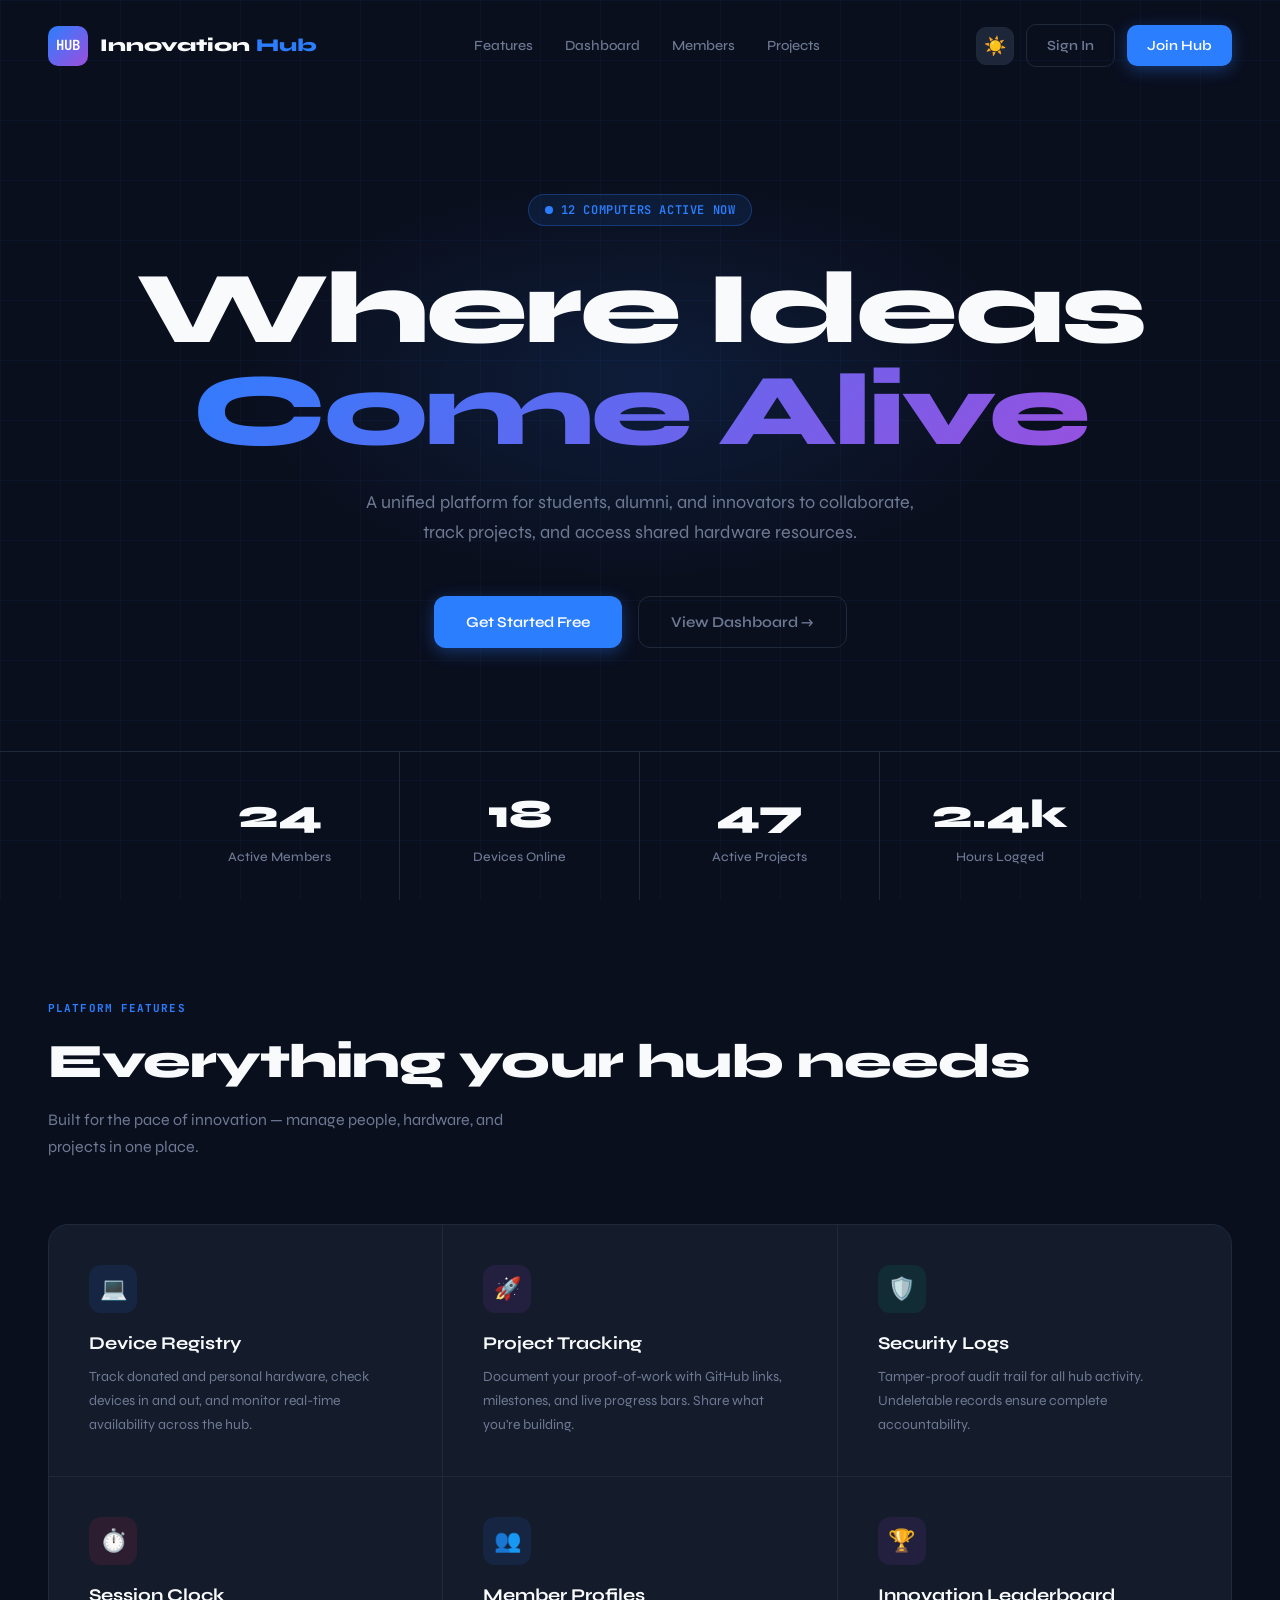
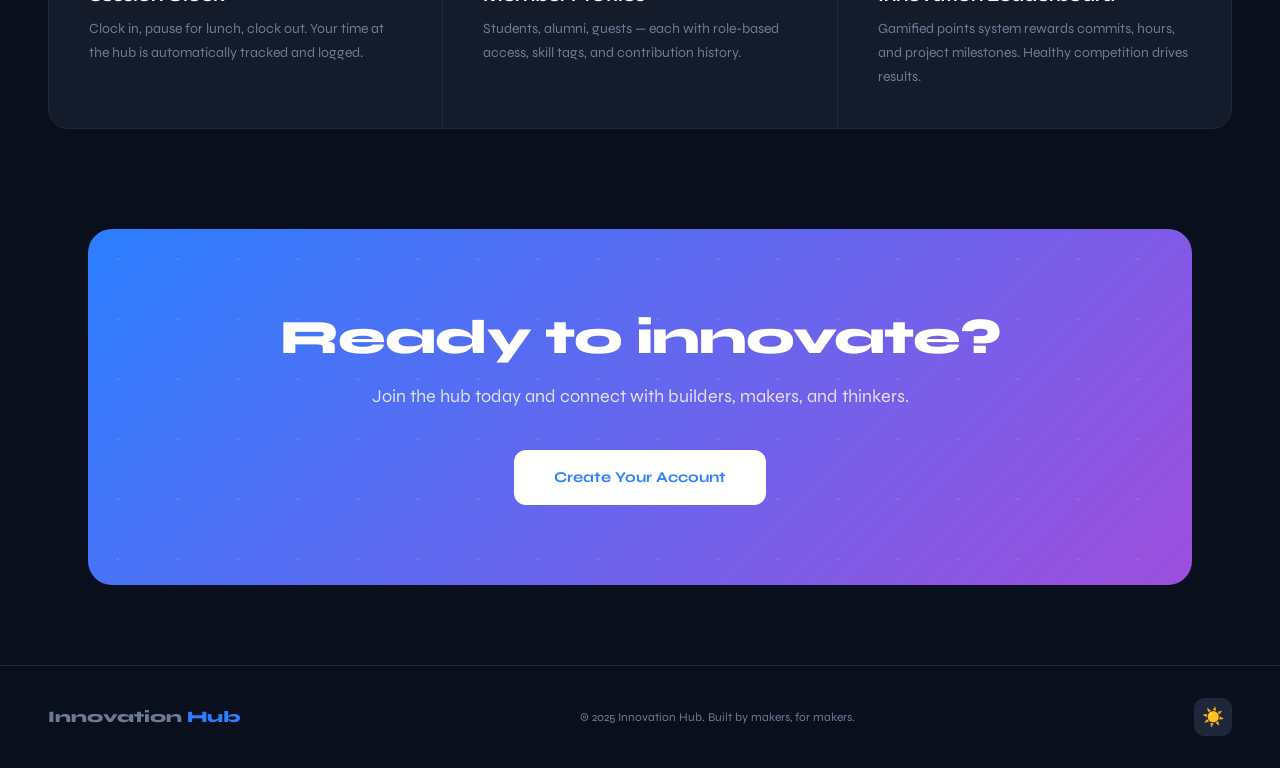
<file: index.html>
<!DOCTYPE html>
<html lang="en" data-theme="dark">
<head>
<meta charset="UTF-8">
<meta name="viewport" content="width=device-width, initial-scale=1.0">
<title>Innovation Hub · Home</title>
<link rel="preconnect" href="https://fonts.googleapis.com">
<link href="https://fonts.googleapis.com/css2?family=Syne:wght@400;500;600;700;800&family=JetBrains+Mono:wght@400;500;700&display=swap" rel="stylesheet">
<link rel="stylesheet" href="./static/css/style.css">
<style>
/* HOME PAGE SPECIFIC */
.home-hero {
  min-height: 100vh;
  display: flex;
  flex-direction: column;
  position: relative;
  overflow: hidden;
}

.home-nav {
  display: flex;
  align-items: center;
  justify-content: space-between;
  padding: 24px 48px;
  position: relative;
  z-index: 10;
}

.nav-logo { display: flex; align-items: center; gap: 12px; text-decoration: none; }
.nav-logo-icon {
  width: 40px; height: 40px;
  background: linear-gradient(135deg, var(--accent), var(--accent2));
  border-radius: 10px;
  display: flex; align-items: center; justify-content: center;
  font-family: 'JetBrains Mono', monospace;
  font-weight: 700; font-size: 14px; color: #fff;
}
.nav-logo-text { font-size: 18px; font-weight: 800; color: var(--text); }
.nav-logo-text span { color: var(--accent); }

.nav-links { display: flex; gap: 32px; }
.nav-links a { color: var(--text-muted); text-decoration: none; font-size: 14px; font-weight: 500; transition: color 0.2s; }
.nav-links a:hover { color: var(--text); }

.nav-actions { display: flex; align-items: center; gap: 12px; }

.hero-content {
  flex: 1;
  display: flex;
  flex-direction: column;
  align-items: center;
  justify-content: center;
  text-align: center;
  padding: 60px 48px;
  position: relative;
  z-index: 5;
}

.hero-badge {
  display: inline-flex; align-items: center; gap: 8px;
  background: rgba(43,127,255,0.1); border: 1px solid rgba(43,127,255,0.3);
  border-radius: 30px; padding: 6px 16px;
  font-size: 12px; font-weight: 600; color: var(--accent);
  font-family: 'JetBrains Mono', monospace;
  letter-spacing: 0.05em; text-transform: uppercase;
  margin-bottom: 32px;
}
.hero-badge::before { content:''; width:8px; height:8px; background:var(--accent); border-radius:50%; animation: pulse-dot 2s infinite; }
@keyframes pulse-dot { 0%,100%{opacity:1;transform:scale(1)} 50%{opacity:0.5;transform:scale(0.8)} }

.hero-title {
  font-size: clamp(3rem, 8vw, 7rem);
  font-weight: 800;
  line-height: 1;
  margin-bottom: 24px;
  letter-spacing: -0.03em;
}
.hero-title .line1 { display: block; color: var(--text); }
.hero-title .line2 { display: block; background: linear-gradient(135deg, var(--accent), var(--accent2)); -webkit-background-clip: text; -webkit-text-fill-color: transparent; }

.hero-sub {
  font-size: 18px; color: var(--text-muted);
  max-width: 560px; line-height: 1.7; margin-bottom: 48px;
}

.hero-cta { display: flex; gap: 16px; flex-wrap: wrap; justify-content: center; }

.hero-bg-grid {
  position: absolute; inset: 0; z-index: 1;
  background-image: linear-gradient(rgba(43,127,255,0.05) 1px, transparent 1px), linear-gradient(90deg, rgba(43,127,255,0.05) 1px, transparent 1px);
  background-size: 60px 60px;
}
.hero-bg-glow {
  position: absolute; top: 20%; left: 50%; transform: translateX(-50%);
  width: 800px; height: 400px;
  background: radial-gradient(ellipse, rgba(43,127,255,0.12) 0%, transparent 70%);
  z-index: 2; pointer-events: none;
}

.stats-strip {
  display: flex; justify-content: center; gap: 0;
  border-top: 1px solid var(--border);
  position: relative; z-index: 10;
}
.stat-item {
  flex: 1; max-width: 240px;
  padding: 32px;
  text-align: center;
  border-right: 1px solid var(--border);
}
.stat-item:last-child { border-right: none; }
.stat-num { font-size: 2.5rem; font-weight: 800; color: var(--text); display: block; }
.stat-label { font-size: 13px; color: var(--text-muted); margin-top: 4px; font-weight: 500; }

.features-section { padding: 100px 48px; }
.section-label {
  font-family: 'JetBrains Mono', monospace;
  font-size: 11px; font-weight: 700; letter-spacing: 0.1em;
  text-transform: uppercase; color: var(--accent);
  margin-bottom: 16px;
}
.section-title { font-size: clamp(2rem, 4vw, 3rem); font-weight: 800; color: var(--text); margin-bottom: 16px; letter-spacing: -0.02em; }
.section-sub { font-size: 16px; color: var(--text-muted); max-width: 500px; line-height: 1.7; }

.features-grid {
  display: grid; grid-template-columns: repeat(auto-fit, minmax(300px, 1fr)); gap: 1px;
  background: var(--border); border: 1px solid var(--border); border-radius: 20px; overflow: hidden;
  margin-top: 64px;
}
.feature-card {
  background: var(--surface); padding: 40px;
  transition: background 0.2s;
}
.feature-card:hover { background: var(--surface-hover); }
.feature-icon {
  width: 48px; height: 48px; border-radius: 12px;
  display: flex; align-items: center; justify-content: center;
  font-size: 22px; margin-bottom: 20px;
}
.feature-card h3 { font-size: 18px; font-weight: 700; color: var(--text); margin-bottom: 10px; }
.feature-card p { font-size: 14px; color: var(--text-muted); line-height: 1.7; }

.cta-section {
  margin: 0 48px 80px;
  background: linear-gradient(135deg, var(--accent) 0%, var(--accent2) 100%);
  border-radius: 24px; padding: 80px;
  text-align: center; position: relative; overflow: hidden;
}
.cta-section::before {
  content: ''; position: absolute; inset: 0;
  background: url("data:image/svg+xml,%3Csvg width='60' height='60' xmlns='http://www.w3.org/2000/svg'%3E%3Ccircle cx='30' cy='30' r='1' fill='rgba(255,255,255,0.15)'/%3E%3C/svg%3E");
}
.cta-section h2 { font-size: 3rem; font-weight: 800; color: #fff; margin-bottom: 16px; letter-spacing: -0.02em; position: relative; }
.cta-section p { font-size: 18px; color: rgba(255,255,255,0.8); margin-bottom: 40px; position: relative; }
.cta-section .btn-white {
  background: #fff; color: var(--accent); font-weight: 700;
  padding: 16px 40px; border-radius: 12px; font-size: 15px;
  border: none; cursor: pointer; text-decoration: none;
  display: inline-block; transition: transform 0.2s, box-shadow 0.2s;
  position: relative;
}
.cta-section .btn-white:hover { transform: translateY(-2px); box-shadow: 0 12px 40px rgba(0,0,0,0.2); }

footer {
  border-top: 1px solid var(--border);
  padding: 32px 48px;
  display: flex; justify-content: space-between; align-items: center;
}
footer .foot-logo { font-size: 16px; font-weight: 800; color: var(--text-muted); }
footer .foot-logo span { color: var(--accent); }
footer p { font-size: 12px; color: var(--text-muted); }
</style>
</head>
<body>
<div class="home-hero">
  <div class="hero-bg-grid"></div>
  <div class="hero-bg-glow"></div>

  <nav class="home-nav">
    <a href="index.html" class="nav-logo">
      <div class="nav-logo-icon">HUB</div>
      <span class="nav-logo-text">Innovation <span>Hub</span></span>
    </a>
    <div class="nav-links">
      <a href="#features">Features</a>
      <a href="dashboard.html">Dashboard</a>
      <a href="members.html">Members</a>
      <a href="projects.html">Projects</a>
    </div>
    <div class="nav-actions">
      <button class="theme-toggle" onclick="toggleTheme()" title="Toggle theme">
        <span class="theme-icon">☀️</span>
      </button>
      <a href="login.html" class="btn btn-ghost">Sign In</a>
      <a href="signup.html" class="btn btn-primary">Join Hub</a>
    </div>
  </nav>

  <div class="hero-content">
    <div class="hero-badge">
      <span>12 computers active now</span>
    </div>
    <h1 class="hero-title">
      <span class="line1">Where Ideas</span>
      <span class="line2">Come Alive</span>
    </h1>
    <p class="hero-sub">A unified platform for students, alumni, and innovators to collaborate, track projects, and access shared hardware resources.</p>
    <div class="hero-cta">
      <a href="signup.html" class="btn btn-primary btn-lg">Get Started Free</a>
      <a href="dashboard.html" class="btn btn-ghost btn-lg">View Dashboard →</a>
    </div>
  </div>

  <div class="stats-strip">
    <div class="stat-item">
      <span class="stat-num">24</span>
      <span class="stat-label">Active Members</span>
    </div>
    <div class="stat-item">
      <span class="stat-num">18</span>
      <span class="stat-label">Devices Online</span>
    </div>
    <div class="stat-item">
      <span class="stat-num">47</span>
      <span class="stat-label">Active Projects</span>
    </div>
    <div class="stat-item">
      <span class="stat-num">2.4k</span>
      <span class="stat-label">Hours Logged</span>
    </div>
  </div>
</div>

<section class="features-section" id="features">
  <div style="max-width:1200px;margin:0 auto;">
    <div class="section-label">Platform Features</div>
    <div style="display:flex;justify-content:space-between;align-items:flex-end;flex-wrap:wrap;gap:24px;margin-bottom:0;">
      <div>
        <h2 class="section-title">Everything your hub needs</h2>
        <p class="section-sub">Built for the pace of innovation — manage people, hardware, and projects in one place.</p>
      </div>
    </div>
    <div class="features-grid">
      <div class="feature-card">
        <div class="feature-icon" style="background:rgba(43,127,255,0.1);">💻</div>
        <h3>Device Registry</h3>
        <p>Track donated and personal hardware, check devices in and out, and monitor real-time availability across the hub.</p>
      </div>
      <div class="feature-card">
        <div class="feature-icon" style="background:rgba(157,78,221,0.1);">🚀</div>
        <h3>Project Tracking</h3>
        <p>Document your proof-of-work with GitHub links, milestones, and live progress bars. Share what you're building.</p>
      </div>
      <div class="feature-card">
        <div class="feature-icon" style="background:rgba(0,196,140,0.1);">🛡️</div>
        <h3>Security Logs</h3>
        <p>Tamper-proof audit trail for all hub activity. Undeletable records ensure complete accountability.</p>
      </div>
      <div class="feature-card">
        <div class="feature-icon" style="background:rgba(255,59,92,0.1);">⏱️</div>
        <h3>Session Clock</h3>
        <p>Clock in, pause for lunch, clock out. Your time at the hub is automatically tracked and logged.</p>
      </div>
      <div class="feature-card">
        <div class="feature-icon" style="background:rgba(43,127,255,0.1);">👥</div>
        <h3>Member Profiles</h3>
        <p>Students, alumni, guests — each with role-based access, skill tags, and contribution history.</p>
      </div>
      <div class="feature-card">
        <div class="feature-icon" style="background:rgba(157,78,221,0.1);">🏆</div>
        <h3>Innovation Leaderboard</h3>
        <p>Gamified points system rewards commits, hours, and project milestones. Healthy competition drives results.</p>
      </div>
    </div>
  </div>
</section>

<div class="cta-section" style="max-width:1104px;margin:0 auto 80px;">
  <h2>Ready to innovate?</h2>
  <p>Join the hub today and connect with builders, makers, and thinkers.</p>
  <a href="signup.html" class="btn-white">Create Your Account</a>
</div>

<footer>
  <div class="foot-logo">Innovation <span>Hub</span></div>
  <p>© 2025 Innovation Hub. Built by makers, for makers.</p>
  <button class="theme-toggle" onclick="toggleTheme()"><span class="theme-icon">☀️</span></button>
</footer>

<script src="./static/js/main.js"></script>
</body>
</html>
</file>
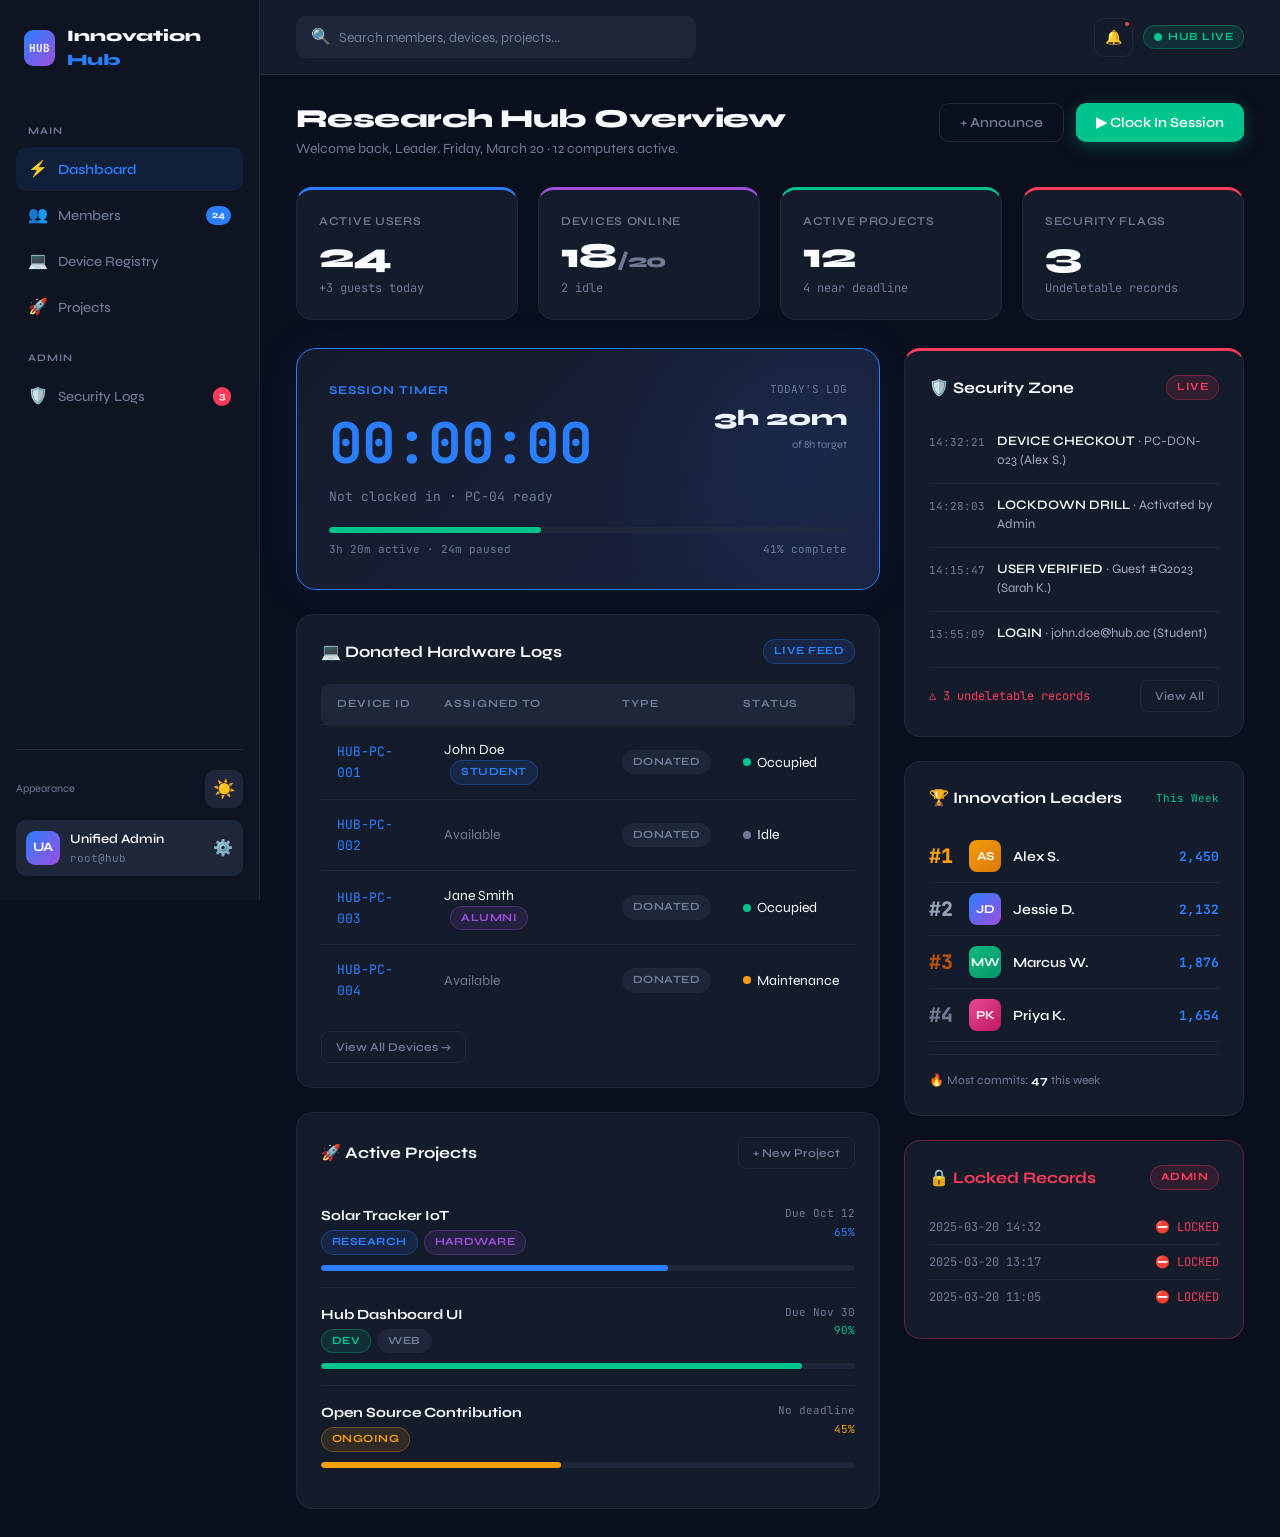
<file: dashboard.html>
<!DOCTYPE html>
<html lang="en" data-theme="dark">
<head>
<meta charset="UTF-8">
<meta name="viewport" content="width=device-width, initial-scale=1.0">
<title>Innovation Hub · Dashboard</title>
<link rel="preconnect" href="https://fonts.googleapis.com">
<link href="https://fonts.googleapis.com/css2?family=Syne:wght@400;500;600;700;800&family=JetBrains+Mono:wght@400;500;700&display=swap" rel="stylesheet">
<link rel="stylesheet" href="./static/css/style.css">
<style>
.metrics-grid { display: grid; grid-template-columns: repeat(4, 1fr); gap: 20px; }
.main-grid { display: grid; grid-template-columns: 1fr 340px; gap: 24px; }
.left-col { display: flex; flex-direction: column; gap: 24px; }
.right-col { display: flex; flex-direction: column; gap: 24px; }

.clock-hero {
  background: linear-gradient(135deg, #141B2B, #1a2340);
  border: 1px solid var(--accent);
  border-radius: 20px; padding: 32px;
  box-shadow: 0 0 40px rgba(43,127,255,0.08);
  position: relative; overflow: hidden;
}
.clock-hero::before {
  content:''; position:absolute; top:-40%; right:-20%;
  width:400px; height:400px; border-radius:50%;
  background: radial-gradient(circle, rgba(43,127,255,0.08) 0%, transparent 70%);
}
[data-theme="light"] .clock-hero {
  background: linear-gradient(135deg, #EEF4FF, #F0F6FF);
  border-color: var(--accent);
}
.clock-timer {
  font-family: 'JetBrains Mono', monospace;
  font-size: 3.5rem; font-weight: 700;
  color: var(--accent); letter-spacing: -0.02em; line-height: 1;
  margin: 16px 0;
}
.clock-meta { font-size: 13px; color: var(--text-muted); font-family: 'JetBrains Mono', monospace; }

.device-row { display: flex; align-items: center; justify-content: space-between; padding: 12px 0; border-bottom: 1px solid var(--border); }
.device-row:last-child { border-bottom: none; }
.device-id { font-family: 'JetBrains Mono', monospace; font-size: 13px; color: var(--accent); font-weight: 600; }
.device-user { font-size: 13px; color: var(--text-dim); }

.security-log { display: flex; flex-direction: column; gap: 0; }
.log-row {
  display: flex; gap: 12px; padding: 12px 0;
  border-bottom: 1px solid var(--border);
}
.log-row:last-child { border-bottom: none; }
.log-time { font-family: 'JetBrains Mono', monospace; font-size: 11px; color: var(--text-muted); white-space: nowrap; padding-top: 2px; }
.log-action { font-size: 13px; color: var(--text-dim); flex:1; }
.log-action strong { color: var(--text); font-weight: 600; }

.project-mini { padding: 16px 0; border-bottom: 1px solid var(--border); }
.project-mini:last-child { border-bottom: none; }
.project-mini-header { display: flex; justify-content: space-between; align-items: flex-start; margin-bottom: 10px; }
.project-mini-name { font-size: 14px; font-weight: 700; color: var(--text); }
.project-mini-due { font-size: 11px; color: var(--text-muted); font-family: 'JetBrains Mono', monospace; }

.leaderboard-row { display: flex; align-items: center; gap: 12px; padding: 10px 0; border-bottom: 1px solid var(--border); }
.leaderboard-row:last-child { border-bottom: none; }
.rank-num { font-size: 20px; font-weight: 800; color: var(--text-muted); font-family: 'JetBrains Mono', monospace; min-width: 28px; }
.rank-num.gold { color: #F59E0B; }
.rank-num.silver { color: #94A3B8; }
.rank-num.bronze { color: #B45309; }
.rank-name { flex: 1; font-size: 14px; font-weight: 600; color: var(--text); }
.rank-pts { font-size: 13px; font-weight: 700; color: var(--accent); font-family: 'JetBrains Mono', monospace; }
</style>
</head>
<body>
<div class="app-layout">

  <!-- SIDEBAR -->
  <aside class="sidebar">
    <a href="index.html" class="sidebar-logo">
      <div class="sidebar-logo-icon">HUB</div>
      <span class="sidebar-logo-text">Innovation <span>Hub</span></span>
    </a>

    <div class="sidebar-section-label">Main</div>
    <a href="dashboard.html" class="nav-item active"><span class="nav-icon">⚡</span> Dashboard</a>
    <a href="members.html" class="nav-item"><span class="nav-icon">👥</span> Members <span class="nav-badge">24</span></a>
    <a href="devices.html" class="nav-item"><span class="nav-icon">💻</span> Device Registry</a>
    <a href="projects.html" class="nav-item"><span class="nav-icon">🚀</span> Projects</a>

    <div class="sidebar-section-label">Admin</div>
    <a href="security.html" class="nav-item"><span class="nav-icon">🛡️</span> Security Logs <span class="nav-badge" style="background:var(--danger);">3</span></a>

    <div class="sidebar-footer">
      <div style="display:flex;justify-content:space-between;align-items:center;margin-bottom:12px;">
        <span style="font-size:11px;color:var(--text-muted);">Appearance</span>
        <button class="theme-toggle" onclick="toggleTheme()"><span class="theme-icon">☀️</span></button>
      </div>
      <a href="profile.html" class="user-widget">
        <div class="user-avatar" style="background:linear-gradient(135deg,var(--accent),var(--accent2));">UA</div>
        <div class="user-info">
          <div class="user-name">Unified Admin</div>
          <div class="user-role">root@hub</div>
        </div>
        <span style="font-size:16px;color:var(--text-muted);">⚙️</span>
      </a>
    </div>
  </aside>

  <!-- PAGE CONTENT -->
  <div class="page-content">

    <!-- TOP BAR -->
    <div class="top-bar">
      <div class="search-box">
        <span>🔍</span>
        <input type="text" placeholder="Search members, devices, projects...">
      </div>
      <div style="margin-left:auto;display:flex;gap:10px;align-items:center;">
        <div style="position:relative;">
          <button class="btn btn-ghost btn-icon">🔔</button>
          <span class="notif-dot"></span>
        </div>
        <span class="badge badge-green" style="gap:6px;"><span class="pulse-dot green"></span> Hub Live</span>
      </div>
    </div>

    <!-- PAGE HEADER -->
    <div class="page-header">
      <div>
        <h1 class="page-title animate-in">Research Hub Overview</h1>
        <p class="page-subtitle animate-in delay-1">Welcome back, Leader. Friday, March 20 · 12 computers active.</p>
      </div>
      <div class="animate-in delay-2" style="display:flex;gap:12px;">
        <button class="btn btn-ghost" onclick="document.getElementById('addModal').classList.add('open')">+ Announce</button>
        <button class="btn btn-success" onclick="toggleClock()" id="clockBtn">▶ Clock In Session</button>
      </div>
    </div>

    <div class="page-body">

      <!-- METRICS -->
      <div class="metrics-grid animate-in delay-1" style="margin-bottom:28px;">
        <div class="metric-card metric-accent-blue">
          <div class="metric-label">Active Users</div>
          <div class="metric-value">24</div>
          <div class="metric-sub">+3 guests today</div>
        </div>
        <div class="metric-card metric-accent-purple">
          <div class="metric-label">Devices Online</div>
          <div class="metric-value">18<span style="font-size:1.2rem;color:var(--text-muted)">/20</span></div>
          <div class="metric-sub">2 idle</div>
        </div>
        <div class="metric-card metric-accent-green">
          <div class="metric-label">Active Projects</div>
          <div class="metric-value">12</div>
          <div class="metric-sub">4 near deadline</div>
        </div>
        <div class="metric-card metric-accent-red">
          <div class="metric-label">Security Flags</div>
          <div class="metric-value">3</div>
          <div class="metric-sub">Undeletable records</div>
        </div>
      </div>

      <div class="main-grid">
        <div class="left-col">

          <!-- CLOCK CARD -->
          <div class="clock-hero animate-in delay-2">
            <div style="display:flex;justify-content:space-between;align-items:flex-start;">
              <div>
                <div style="font-size:12px;font-weight:700;letter-spacing:0.08em;text-transform:uppercase;color:var(--accent);margin-bottom:6px;">Session Timer</div>
                <div class="clock-timer" id="timer">00:00:00</div>
                <div class="clock-meta" id="clockStatus">Not clocked in · PC-04 ready</div>
              </div>
              <div style="text-align:right;">
                <div style="font-size:11px;color:var(--text-muted);margin-bottom:4px;font-family:'JetBrains Mono',monospace;">TODAY'S LOG</div>
                <div style="font-size:22px;font-weight:800;color:var(--text);">3h 20m</div>
                <div style="font-size:11px;color:var(--text-muted);margin-top:2px;">of 8h target</div>
              </div>
            </div>
            <div class="progress-bar" style="margin:20px 0 8px;">
              <div class="progress-fill" style="width:41%;background:var(--success);"></div>
            </div>
            <div style="display:flex;justify-content:space-between;font-size:11px;color:var(--text-muted);font-family:'JetBrains Mono',monospace;">
              <span>3h 20m active · 24m paused</span>
              <span>41% complete</span>
            </div>
          </div>

          <!-- DEVICE TABLE -->
          <div class="card animate-in delay-3">
            <div class="section-header">
              <div class="section-title-sm">💻 Donated Hardware Logs</div>
              <span class="badge badge-blue">Live Feed</span>
            </div>
            <table class="data-table">
              <thead>
                <tr>
                  <th>Device ID</th>
                  <th>Assigned To</th>
                  <th>Type</th>
                  <th>Status</th>
                </tr>
              </thead>
              <tbody>
                <tr>
                  <td><span class="mono" style="color:var(--accent);font-size:13px;">HUB-PC-001</span></td>
                  <td>John Doe <span class="badge badge-blue" style="margin-left:6px;">Student</span></td>
                  <td><span class="badge badge-gray">Donated</span></td>
                  <td><span style="display:flex;align-items:center;gap:6px;"><span class="pulse-dot green"></span> Occupied</span></td>
                </tr>
                <tr>
                  <td><span class="mono" style="color:var(--accent);font-size:13px;">HUB-PC-002</span></td>
                  <td style="color:var(--text-muted);">Available</td>
                  <td><span class="badge badge-gray">Donated</span></td>
                  <td><span style="display:flex;align-items:center;gap:6px;"><span class="pulse-dot gray"></span> Idle</span></td>
                </tr>
                <tr>
                  <td><span class="mono" style="color:var(--accent);font-size:13px;">HUB-PC-003</span></td>
                  <td>Jane Smith <span class="badge badge-purple" style="margin-left:6px;">Alumni</span></td>
                  <td><span class="badge badge-gray">Donated</span></td>
                  <td><span style="display:flex;align-items:center;gap:6px;"><span class="pulse-dot green"></span> Occupied</span></td>
                </tr>
                <tr>
                  <td><span class="mono" style="color:var(--accent);font-size:13px;">HUB-PC-004</span></td>
                  <td style="color:var(--text-muted);">Available</td>
                  <td><span class="badge badge-gray">Donated</span></td>
                  <td><span style="display:flex;align-items:center;gap:6px;"><span class="pulse-dot amber"></span> Maintenance</span></td>
                </tr>
              </tbody>
            </table>
            <div style="margin-top:16px;">
              <a href="devices.html" class="btn btn-ghost btn-sm">View All Devices →</a>
            </div>
          </div>

          <!-- PROJECTS -->
          <div class="card animate-in delay-4">
            <div class="section-header">
              <div class="section-title-sm">🚀 Active Projects</div>
              <a href="projects.html" class="btn btn-ghost btn-sm">+ New Project</a>
            </div>
            <div class="project-mini">
              <div class="project-mini-header">
                <div>
                  <div class="project-mini-name">Solar Tracker IoT</div>
                  <div style="margin-top:4px;display:flex;gap:6px;">
                    <span class="badge badge-blue">Research</span>
                    <span class="badge badge-purple">Hardware</span>
                  </div>
                </div>
                <div style="text-align:right;">
                  <div class="project-mini-due">Due Oct 12</div>
                  <div style="font-size:11px;color:var(--accent);font-family:'JetBrains Mono',monospace;margin-top:2px;">65%</div>
                </div>
              </div>
              <div class="progress-bar"><div class="progress-fill" style="width:65%"></div></div>
            </div>
            <div class="project-mini">
              <div class="project-mini-header">
                <div>
                  <div class="project-mini-name">Hub Dashboard UI</div>
                  <div style="margin-top:4px;display:flex;gap:6px;">
                    <span class="badge badge-green">Dev</span>
                    <span class="badge badge-gray">Web</span>
                  </div>
                </div>
                <div style="text-align:right;">
                  <div class="project-mini-due">Due Nov 30</div>
                  <div style="font-size:11px;color:var(--success);font-family:'JetBrains Mono',monospace;margin-top:2px;">90%</div>
                </div>
              </div>
              <div class="progress-bar"><div class="progress-fill green" style="width:90%"></div></div>
            </div>
            <div class="project-mini">
              <div class="project-mini-header">
                <div>
                  <div class="project-mini-name">Open Source Contribution</div>
                  <div style="margin-top:4px;display:flex;gap:6px;">
                    <span class="badge badge-amber">Ongoing</span>
                  </div>
                </div>
                <div style="text-align:right;">
                  <div class="project-mini-due">No deadline</div>
                  <div style="font-size:11px;color:var(--warning);font-family:'JetBrains Mono',monospace;margin-top:2px;">45%</div>
                </div>
              </div>
              <div class="progress-bar"><div class="progress-fill" style="width:45%;background:var(--warning)"></div></div>
            </div>
          </div>

        </div>

        <!-- RIGHT COL -->
        <div class="right-col">

          <!-- SECURITY -->
          <div class="card animate-in delay-2" style="border-top:3px solid var(--danger);">
            <div class="section-header">
              <div class="section-title-sm">🛡️ Security Zone</div>
              <span class="badge badge-red">LIVE</span>
            </div>
            <div class="security-log">
              <div class="log-row">
                <div class="log-time">14:32:21</div>
                <div class="log-action"><strong>DEVICE CHECKOUT</strong> · PC-DON-023 (Alex S.)</div>
              </div>
              <div class="log-row">
                <div class="log-time">14:28:03</div>
                <div class="log-action"><strong>LOCKDOWN DRILL</strong> · Activated by Admin</div>
              </div>
              <div class="log-row">
                <div class="log-time">14:15:47</div>
                <div class="log-action"><strong>USER VERIFIED</strong> · Guest #G2023 (Sarah K.)</div>
              </div>
              <div class="log-row">
                <div class="log-time">13:55:09</div>
                <div class="log-action"><strong>LOGIN</strong> · john.doe@hub.ac (Student)</div>
              </div>
            </div>
            <div style="margin-top:12px;padding-top:12px;border-top:1px solid var(--border);display:flex;justify-content:space-between;align-items:center;">
              <span style="font-size:12px;color:var(--danger);font-family:'JetBrains Mono',monospace;">⚠ 3 undeletable records</span>
              <a href="security.html" class="btn btn-ghost btn-sm">View All</a>
            </div>
          </div>

          <!-- LEADERBOARD -->
          <div class="card animate-in delay-3">
            <div class="section-header">
              <div class="section-title-sm">🏆 Innovation Leaders</div>
              <span style="font-size:11px;color:var(--success);font-family:'JetBrains Mono',monospace;">This Week</span>
            </div>
            <div class="leaderboard-row">
              <div class="rank-num gold">#1</div>
              <div style="width:32px;height:32px;border-radius:8px;background:linear-gradient(135deg,#F59E0B,#D97706);display:flex;align-items:center;justify-content:center;font-size:12px;font-weight:700;color:#fff;">AS</div>
              <div class="rank-name">Alex S.</div>
              <div class="rank-pts">2,450</div>
            </div>
            <div class="leaderboard-row">
              <div class="rank-num silver">#2</div>
              <div style="width:32px;height:32px;border-radius:8px;background:linear-gradient(135deg,var(--accent),var(--accent2));display:flex;align-items:center;justify-content:center;font-size:12px;font-weight:700;color:#fff;">JD</div>
              <div class="rank-name">Jessie D.</div>
              <div class="rank-pts">2,132</div>
            </div>
            <div class="leaderboard-row">
              <div class="rank-num bronze">#3</div>
              <div style="width:32px;height:32px;border-radius:8px;background:linear-gradient(135deg,#10B981,#059669);display:flex;align-items:center;justify-content:center;font-size:12px;font-weight:700;color:#fff;">MW</div>
              <div class="rank-name">Marcus W.</div>
              <div class="rank-pts">1,876</div>
            </div>
            <div class="leaderboard-row">
              <div class="rank-num">#4</div>
              <div style="width:32px;height:32px;border-radius:8px;background:linear-gradient(135deg,#EC4899,#BE185D);display:flex;align-items:center;justify-content:center;font-size:12px;font-weight:700;color:#fff;">PK</div>
              <div class="rank-name">Priya K.</div>
              <div class="rank-pts">1,654</div>
            </div>
            <div style="margin-top:12px;padding-top:12px;border-top:1px solid var(--border);">
              <span style="font-size:12px;color:var(--text-muted);">🔥 Most commits: <strong style="color:var(--text);">47</strong> this week</span>
            </div>
          </div>

          <!-- UNDELETABLE RECORDS -->
          <div class="card animate-in delay-4" style="border:1px solid rgba(255,59,92,0.3);">
            <div class="section-header">
              <div class="section-title-sm" style="color:var(--danger);">🔒 Locked Records</div>
              <span class="badge badge-red">ADMIN</span>
            </div>
            <div style="font-family:'JetBrains Mono',monospace;font-size:12px;color:var(--text-muted);">
              <div style="display:flex;justify-content:space-between;padding:8px 0;border-bottom:1px solid var(--border);">
                <span>2025-03-20 14:32</span><span style="color:var(--danger);">⛔ LOCKED</span>
              </div>
              <div style="display:flex;justify-content:space-between;padding:8px 0;border-bottom:1px solid var(--border);">
                <span>2025-03-20 13:17</span><span style="color:var(--danger);">⛔ LOCKED</span>
              </div>
              <div style="display:flex;justify-content:space-between;padding:8px 0;">
                <span>2025-03-20 11:05</span><span style="color:var(--danger);">⛔ LOCKED</span>
              </div>
            </div>
          </div>

        </div>
      </div>
    </div>
  </div>
</div>

<!-- MODAL -->
<div class="modal-overlay" id="addModal" onclick="if(event.target===this)this.classList.remove('open')">
  <div class="modal">
    <div class="modal-header">
      <div class="modal-title">📢 New Announcement</div>
      <button class="modal-close" onclick="document.getElementById('addModal').classList.remove('open')">✕</button>
    </div>
    <div class="form-group">
      <label class="form-label">Title</label>
      <input class="form-input" type="text" placeholder="e.g. Hub closes early today">
    </div>
    <div class="form-group">
      <label class="form-label">Message</label>
      <textarea class="form-input" rows="4" placeholder="Write your announcement..."></textarea>
    </div>
    <div class="form-group">
      <label class="form-label">Priority</label>
      <select class="form-input">
        <option>Normal</option><option>Important</option><option>Urgent</option>
      </select>
    </div>
    <div style="display:flex;gap:12px;margin-top:8px;">
      <button class="btn btn-primary" style="flex:1;" onclick="document.getElementById('addModal').classList.remove('open')">Post Announcement</button>
      <button class="btn btn-ghost" onclick="document.getElementById('addModal').classList.remove('open')">Cancel</button>
    </div>
  </div>
</div>

<script src="./static/js/main.js"></script>
<script>
let isClockedIn = false, seconds = 0, timerInterval;
function toggleClock() {
  const btn = document.getElementById('clockBtn');
  const timerEl = document.getElementById('timer');
  const statusEl = document.getElementById('clockStatus');
  isClockedIn = !isClockedIn;
  if (isClockedIn) {
    btn.textContent = '⏸ Pause (Lunch)';
    btn.className = 'btn btn-sm';
    btn.style.background = 'var(--warning)'; btn.style.color='#fff';
    statusEl.textContent = 'Session active · PC-04 assigned';
    timerInterval = setInterval(() => {
      seconds++;
      timerEl.textContent = [Math.floor(seconds/3600),Math.floor((seconds%3600)/60),seconds%60].map(n=>String(n).padStart(2,'0')).join(':');
    }, 1000);
  } else {
    btn.textContent = '▶ Resume Session';
    btn.className = 'btn btn-sm';
    btn.style.background = 'var(--accent)'; btn.style.color='#fff';
    statusEl.textContent = 'Session paused';
    clearInterval(timerInterval);
  }
}
</script>
</body>
</html>
</file>
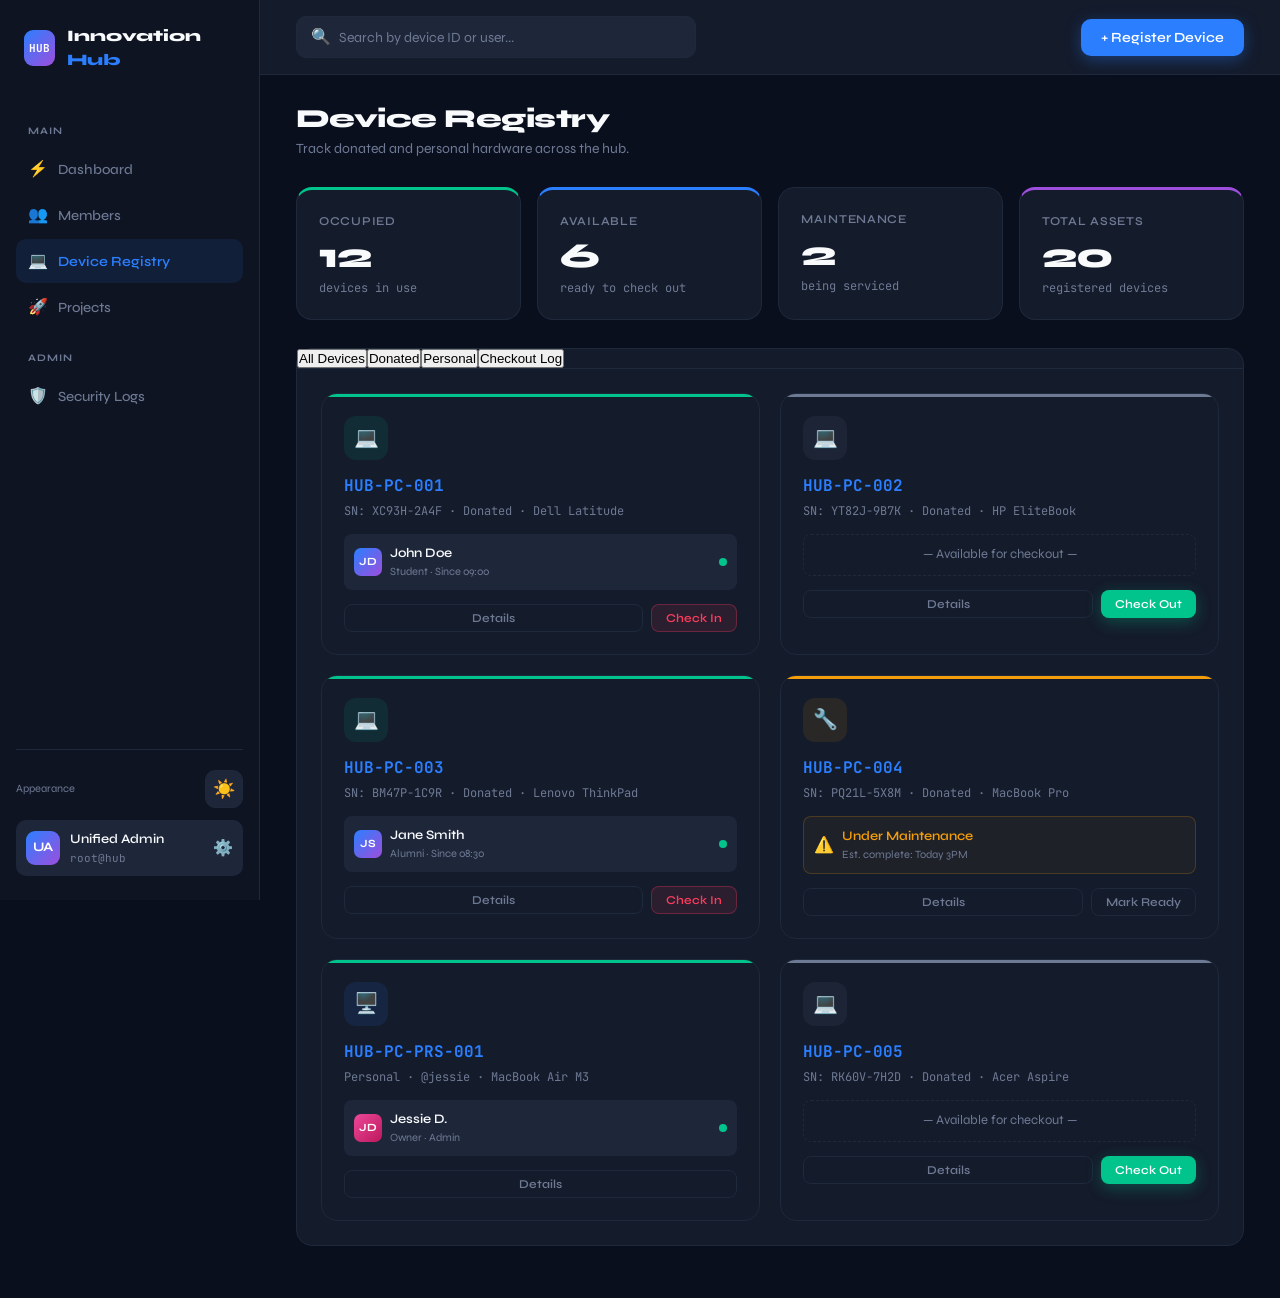
<file: devices.html>
<!DOCTYPE html>
<html lang="en" data-theme="dark">
<head>
<meta charset="UTF-8">
<meta name="viewport" content="width=device-width, initial-scale=1.0">
<title>Innovation Hub · Device Registry</title>
<link href="https://fonts.googleapis.com/css2?family=Syne:wght@400;500;600;700;800&family=JetBrains+Mono:wght@400;500;700&display=swap" rel="stylesheet">
<link rel="stylesheet" href="./static/css/style.css">
<style>
.device-grid { display:grid;grid-template-columns:repeat(auto-fill,minmax(300px,1fr));gap:20px; }
.device-card {
  background:var(--surface);border:1px solid var(--border);border-radius:16px;padding:22px;
  transition:all 0.2s;position:relative;overflow:hidden;
}
.device-card::before {
  content:'';position:absolute;top:0;left:0;right:0;height:3px;
}
.device-card.occupied::before { background:var(--success); }
.device-card.idle::before { background:var(--text-muted); }
.device-card.maintenance::before { background:var(--warning); }
.device-card:hover { transform:translateY(-2px);box-shadow:var(--shadow); }

.device-icon {
  width:44px;height:44px;border-radius:12px;
  display:flex;align-items:center;justify-content:center;
  font-size:20px;margin-bottom:14px;
}
.device-id-big { font-family:'JetBrains Mono',monospace;font-size:16px;font-weight:700;color:var(--accent); }
.device-meta { font-size:12px;color:var(--text-muted);margin-top:4px;font-family:'JetBrains Mono',monospace; }
.device-user { display:flex;align-items:center;gap:8px;margin:14px 0;padding:10px;background:var(--surface2);border-radius:8px; }
.device-user-avatar { width:28px;height:28px;border-radius:7px;background:linear-gradient(135deg,var(--accent),var(--accent2));display:flex;align-items:center;justify-content:center;font-size:11px;font-weight:700;color:#fff; }
.device-user-name { font-size:13px;font-weight:600;color:var(--text); }
.device-user-role { font-size:11px;color:var(--text-muted); }
.device-actions { display:flex;gap:8px;margin-top:14px; }
</style>
</head>
<body>
<div class="app-layout">
  <aside class="sidebar">
    <a href="index.html" class="sidebar-logo"><div class="sidebar-logo-icon">HUB</div><span class="sidebar-logo-text">Innovation <span>Hub</span></span></a>
    <div class="sidebar-section-label">Main</div>
    <a href="dashboard.html" class="nav-item"><span class="nav-icon">⚡</span> Dashboard</a>
    <a href="members.html" class="nav-item"><span class="nav-icon">👥</span> Members</a>
    <a href="devices.html" class="nav-item active"><span class="nav-icon">💻</span> Device Registry</a>
    <a href="projects.html" class="nav-item"><span class="nav-icon">🚀</span> Projects</a>
    <div class="sidebar-section-label">Admin</div>
    <a href="security.html" class="nav-item"><span class="nav-icon">🛡️</span> Security Logs</a>
    <div class="sidebar-footer">
      <div style="display:flex;justify-content:space-between;align-items:center;margin-bottom:12px;">
        <span style="font-size:11px;color:var(--text-muted);">Appearance</span>
        <button class="theme-toggle" onclick="toggleTheme()"><span class="theme-icon">☀️</span></button>
      </div>
      <a href="profile.html" class="user-widget">
        <div class="user-avatar" style="background:linear-gradient(135deg,var(--accent),var(--accent2));">UA</div>
        <div class="user-info"><div class="user-name">Unified Admin</div><div class="user-role">root@hub</div></div>
        <span style="font-size:16px;color:var(--text-muted);">⚙️</span>
      </a>
    </div>
  </aside>

  <div class="page-content">
    <div class="top-bar">
      <div class="search-box"><span>🔍</span><input type="text" placeholder="Search by device ID or user..."></div>
      <div style="margin-left:auto;display:flex;gap:10px;">
        <button class="btn btn-primary" onclick="document.getElementById('addDeviceModal').classList.add('open')">+ Register Device</button>
      </div>
    </div>

    <div class="page-header">
      <div>
        <h1 class="page-title animate-in">Device Registry</h1>
        <p class="page-subtitle animate-in delay-1">Track donated and personal hardware across the hub.</p>
      </div>
    </div>

    <div class="page-body">
      <!-- Metrics -->
      <div style="display:grid;grid-template-columns:repeat(4,1fr);gap:16px;margin-bottom:28px;" class="animate-in">
        <div class="metric-card metric-accent-green"><div class="metric-label">Occupied</div><div class="metric-value">12</div><div class="metric-sub">devices in use</div></div>
        <div class="metric-card metric-accent-blue"><div class="metric-label">Available</div><div class="metric-value">6</div><div class="metric-sub">ready to check out</div></div>
        <div class="metric-card metric-accent-amber"><div class="metric-label">Maintenance</div><div class="metric-value">2</div><div class="metric-sub">being serviced</div></div>
        <div class="metric-card metric-accent-purple"><div class="metric-label">Total Assets</div><div class="metric-value">20</div><div class="metric-sub">registered devices</div></div>
      </div>

      <!-- Tabs -->
      <div class="card" style="margin-bottom:24px;padding:0;" class="animate-in delay-1">
        <div style="display:flex;border-bottom:1px solid var(--border);">
          <button class="tab-btn active" onclick="showTabDev('all',this)">All Devices</button>
          <button class="tab-btn" onclick="showTabDev('donated',this)">Donated</button>
          <button class="tab-btn" onclick="showTabDev('personal',this)">Personal</button>
          <button class="tab-btn" onclick="showTabDev('checkout',this)">Checkout Log</button>
        </div>
        <div id="dev-all" style="padding:24px;">
          <div class="device-grid">
            <div class="device-card occupied" data-type="donated">
              <div class="device-icon" style="background:rgba(0,196,140,0.1);">💻</div>
              <div class="device-id-big">HUB-PC-001</div>
              <div class="device-meta">SN: XC93H-2A4F · Donated · Dell Latitude</div>
              <div class="device-user">
                <div class="device-user-avatar">JD</div>
                <div><div class="device-user-name">John Doe</div><div class="device-user-role">Student · Since 09:00</div></div>
                <span class="pulse-dot green" style="margin-left:auto;"></span>
              </div>
              <div class="device-actions">
                <button class="btn btn-ghost btn-sm" style="flex:1;">Details</button>
                <button class="btn btn-danger btn-sm">Check In</button>
              </div>
            </div>

            <div class="device-card idle" data-type="donated">
              <div class="device-icon" style="background:rgba(110,122,148,0.1);">💻</div>
              <div class="device-id-big">HUB-PC-002</div>
              <div class="device-meta">SN: YT82J-9B7K · Donated · HP EliteBook</div>
              <div class="device-user" style="background:transparent;border:1px dashed var(--border);">
                <div style="font-size:13px;color:var(--text-muted);margin:0 auto;">— Available for checkout —</div>
              </div>
              <div class="device-actions">
                <button class="btn btn-ghost btn-sm" style="flex:1;">Details</button>
                <button class="btn btn-success btn-sm">Check Out</button>
              </div>
            </div>

            <div class="device-card occupied" data-type="donated">
              <div class="device-icon" style="background:rgba(0,196,140,0.1);">💻</div>
              <div class="device-id-big">HUB-PC-003</div>
              <div class="device-meta">SN: BM47P-1C9R · Donated · Lenovo ThinkPad</div>
              <div class="device-user">
                <div class="device-user-avatar">JS</div>
                <div><div class="device-user-name">Jane Smith</div><div class="device-user-role">Alumni · Since 08:30</div></div>
                <span class="pulse-dot green" style="margin-left:auto;"></span>
              </div>
              <div class="device-actions">
                <button class="btn btn-ghost btn-sm" style="flex:1;">Details</button>
                <button class="btn btn-danger btn-sm">Check In</button>
              </div>
            </div>

            <div class="device-card maintenance" data-type="donated">
              <div class="device-icon" style="background:rgba(245,158,11,0.1);">🔧</div>
              <div class="device-id-big">HUB-PC-004</div>
              <div class="device-meta">SN: PQ21L-5X8M · Donated · MacBook Pro</div>
              <div class="device-user" style="background:rgba(245,158,11,0.05);border:1px solid rgba(245,158,11,0.2);">
                <span style="font-size:16px;">⚠️</span>
                <div><div class="device-user-name" style="color:var(--warning);">Under Maintenance</div><div class="device-user-role">Est. complete: Today 3PM</div></div>
              </div>
              <div class="device-actions">
                <button class="btn btn-ghost btn-sm" style="flex:1;">Details</button>
                <button class="btn btn-ghost btn-sm">Mark Ready</button>
              </div>
            </div>

            <div class="device-card occupied" data-type="personal">
              <div class="device-icon" style="background:rgba(43,127,255,0.1);">🖥️</div>
              <div class="device-id-big">HUB-PC-PRS-001</div>
              <div class="device-meta">Personal · @jessie · MacBook Air M3</div>
              <div class="device-user">
                <div class="device-user-avatar" style="background:linear-gradient(135deg,#EC4899,#BE185D);">JD</div>
                <div><div class="device-user-name">Jessie D.</div><div class="device-user-role">Owner · Admin</div></div>
                <span class="pulse-dot green" style="margin-left:auto;"></span>
              </div>
              <div class="device-actions">
                <button class="btn btn-ghost btn-sm" style="flex:1;">Details</button>
              </div>
            </div>

            <div class="device-card idle" data-type="donated">
              <div class="device-icon" style="background:rgba(110,122,148,0.1);">💻</div>
              <div class="device-id-big">HUB-PC-005</div>
              <div class="device-meta">SN: RK60V-7H2D · Donated · Acer Aspire</div>
              <div class="device-user" style="background:transparent;border:1px dashed var(--border);">
                <div style="font-size:13px;color:var(--text-muted);margin:0 auto;">— Available for checkout —</div>
              </div>
              <div class="device-actions">
                <button class="btn btn-ghost btn-sm" style="flex:1;">Details</button>
                <button class="btn btn-success btn-sm">Check Out</button>
              </div>
            </div>
          </div>
        </div>
        <div id="dev-donated" style="display:none;padding:24px;">
          <p style="color:var(--text-muted);text-align:center;padding:40px 0;">Showing only donated devices.</p>
        </div>
        <div id="dev-personal" style="display:none;padding:24px;">
          <p style="color:var(--text-muted);text-align:center;padding:40px 0;">Showing only personal devices.</p>
        </div>
        <div id="dev-checkout" style="display:none;padding:24px;">
          <table class="data-table">
            <thead><tr><th>Device</th><th>Member</th><th>Checked Out</th><th>Duration</th><th>Status</th></tr></thead>
            <tbody>
              <tr><td class="mono" style="color:var(--accent);">HUB-PC-001</td><td>John Doe</td><td class="mono">09:00:00</td><td class="mono" style="color:var(--success);">3h 32m</td><td><span class="badge badge-green">Active</span></td></tr>
              <tr><td class="mono" style="color:var(--accent);">HUB-PC-003</td><td>Jane Smith</td><td class="mono">08:30:00</td><td class="mono" style="color:var(--success);">4h 02m</td><td><span class="badge badge-green">Active</span></td></tr>
              <tr><td class="mono" style="color:var(--accent);">HUB-PC-002</td><td>Marcus W.</td><td class="mono">Yesterday</td><td class="mono">3h 40m</td><td><span class="badge badge-gray">Returned</span></td></tr>
              <tr><td class="mono" style="color:var(--accent);">HUB-PC-001</td><td>Alex S.</td><td class="mono">Mar 18</td><td class="mono">5h 10m</td><td><span class="badge badge-gray">Returned</span></td></tr>
            </tbody>
          </table>
        </div>
      </div>
    </div>
  </div>
</div>

<!-- Add Device Modal -->
<div class="modal-overlay" id="addDeviceModal" onclick="if(event.target===this)this.classList.remove('open')">
  <div class="modal">
    <div class="modal-header">
      <div class="modal-title">+ Register Device</div>
      <button class="modal-close" onclick="document.getElementById('addDeviceModal').classList.remove('open')">✕</button>
    </div>
    <div class="form-row">
      <div class="form-group">
        <label class="form-label">Device ID</label>
        <input class="form-input" placeholder="HUB-PC-021">
      </div>
      <div class="form-group">
        <label class="form-label">Type</label>
        <select class="form-input"><option>Donated</option><option>Personal</option></select>
      </div>
    </div>
    <div class="form-group">
      <label class="form-label">Serial Number</label>
      <input class="form-input mono" placeholder="XX00X-0X0X">
    </div>
    <div class="form-group">
      <label class="form-label">Description (Model)</label>
      <input class="form-input" placeholder="e.g. Dell Latitude 5420">
    </div>
    <div class="form-group">
      <label class="form-label">Condition</label>
      <select class="form-input"><option>Excellent</option><option>Good</option><option>Fair</option><option>Needs Repair</option></select>
    </div>
    <div style="display:flex;gap:12px;">
      <button class="btn btn-primary" style="flex:1;" onclick="document.getElementById('addDeviceModal').classList.remove('open')">Register Device</button>
      <button class="btn btn-ghost" onclick="document.getElementById('addDeviceModal').classList.remove('open')">Cancel</button>
    </div>
  </div>
</div>

<script src="./static/js/main.js"></script>
<script>
function showTabDev(name, btn) {
  ['all','donated','personal','checkout'].forEach(t => {
    document.getElementById('dev-'+t).style.display = t===name ? '' : 'none';
  });
  document.querySelectorAll('.tab-btn').forEach(b => b.classList.remove('active'));
  btn.classList.add('active');
}
</script>
</body>
</html>
</file>
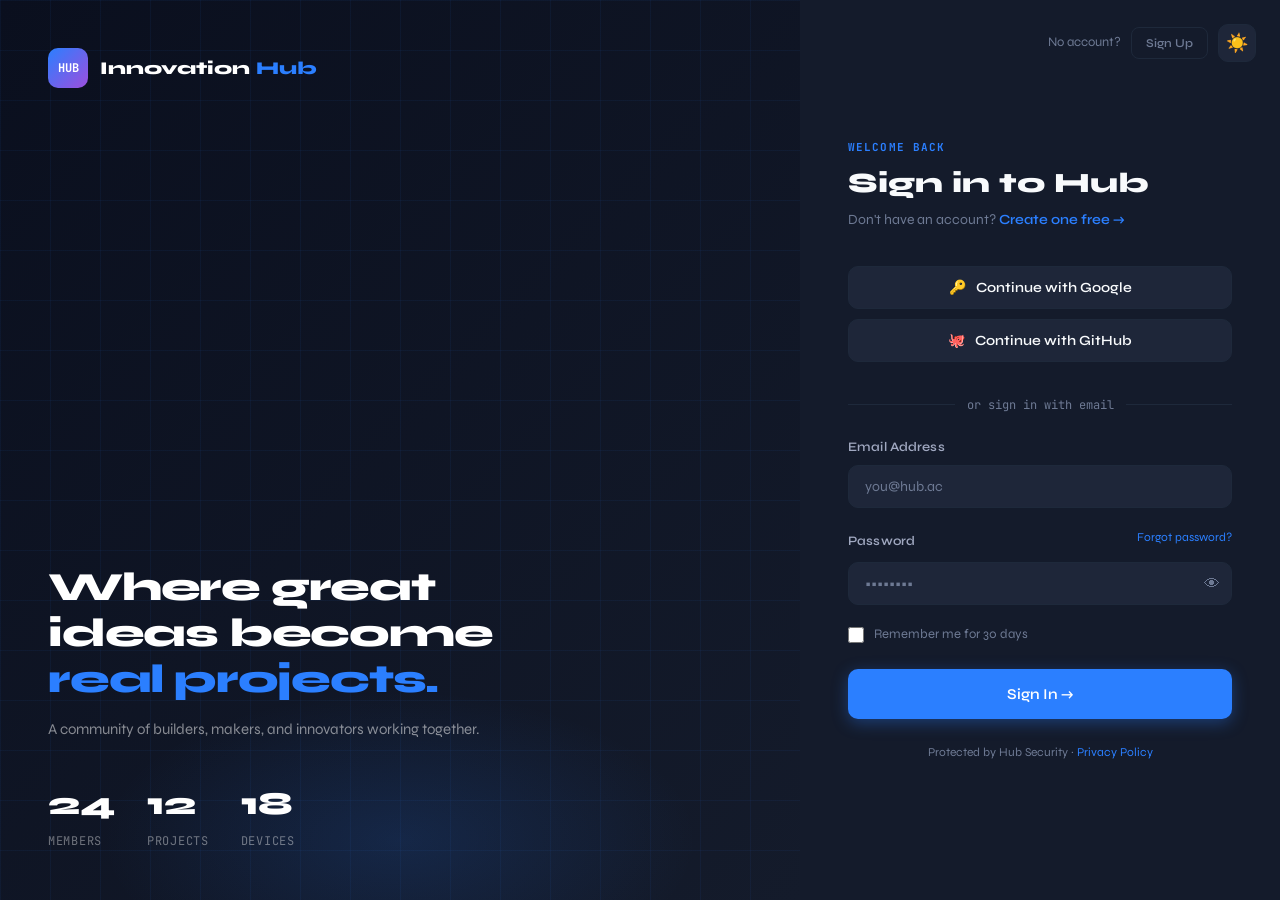
<file: login.html>
<!DOCTYPE html>
<html lang="en" data-theme="dark">
<head>
<meta charset="UTF-8">
<meta name="viewport" content="width=device-width, initial-scale=1.0">
<title>Innovation Hub · Sign In</title>
<link href="https://fonts.googleapis.com/css2?family=Syne:wght@400;500;600;700;800&family=JetBrains+Mono:wght@400;500;700&display=swap" rel="stylesheet">
<link rel="stylesheet" href="./static/css/style.css">
<style>
.auth-layout { display:flex; min-height:100vh; }
.auth-left {
  flex: 1; background: linear-gradient(135deg, #0A0F1E 0%, #141B2B 100%);
  display:flex; flex-direction:column; justify-content:space-between;
  padding:48px; position:relative; overflow:hidden;
}
[data-theme="light"] .auth-left { background: linear-gradient(135deg, #1a2340 0%, #0A0F1E 100%); }
.auth-left-grid {
  position:absolute; inset:0;
  background-image: linear-gradient(rgba(43,127,255,0.06) 1px, transparent 1px), linear-gradient(90deg, rgba(43,127,255,0.06) 1px, transparent 1px);
  background-size: 50px 50px;
}
.auth-left-glow {
  position:absolute; bottom:-10%; left:50%; transform:translateX(-50%);
  width:600px; height:300px;
  background:radial-gradient(ellipse, rgba(43,127,255,0.15) 0%, transparent 70%);
}
.auth-left-content { position:relative; z-index:2; }
.auth-quote {
  font-size:2.5rem; font-weight:800; color:#fff;
  line-height:1.15; letter-spacing:-0.03em;
  margin-top:auto;
}
.auth-quote span { color: var(--accent); }
.auth-quote-sub { font-size:15px; color:rgba(255,255,255,0.5); margin-top:16px; }
.auth-stat-row { display:flex; gap:32px; margin-top:40px; }
.auth-stat-val { font-size:2rem; font-weight:800; color:#fff; display:block; }
.auth-stat-lbl { font-size:12px; color:rgba(255,255,255,0.4); font-family:'JetBrains Mono',monospace; text-transform:uppercase; letter-spacing:0.06em; }

.auth-right {
  width:480px; background:var(--surface);
  display:flex; flex-direction:column; justify-content:center;
  padding:64px 48px; position:relative;
}
.auth-right-top { position:absolute; top:24px; right:24px; display:flex; gap:10px; align-items:center; }

.auth-form-title { font-size:28px; font-weight:800; color:var(--text); margin-bottom:8px; }
.auth-form-sub { font-size:14px; color:var(--text-muted); margin-bottom:36px; }
.auth-form-sub a { color:var(--accent); text-decoration:none; font-weight:600; }
.auth-form-sub a:hover { text-decoration:underline; }

.divider-text {
  display:flex; align-items:center; gap:12px; margin:24px 0;
  font-size:12px; color:var(--text-muted); font-family:'JetBrains Mono',monospace;
}
.divider-text::before,.divider-text::after { content:''; flex:1; height:1px; background:var(--border); }

.social-btn {
  width:100%; padding:12px; border-radius:10px;
  border:1px solid var(--border); background:var(--surface2);
  color:var(--text); font-family:'Syne',sans-serif; font-size:14px; font-weight:600;
  cursor:pointer; display:flex; align-items:center; justify-content:center; gap:10px;
  transition:all var(--transition); margin-bottom:10px;
}
.social-btn:hover { background:var(--surface-hover); border-color:var(--text-muted); }

.pass-wrapper { position:relative; }
.pass-toggle {
  position:absolute; right:12px; top:50%; transform:translateY(-50%);
  background:none; border:none; cursor:pointer; font-size:16px; color:var(--text-muted);
}
.forgot-link { float:right; font-size:12px; color:var(--accent); text-decoration:none; margin-bottom:8px; }
.forgot-link:hover { text-decoration:underline; }
</style>
</head>
<body>
<div class="auth-layout">

  <!-- LEFT PANEL -->
  <div class="auth-left">
    <div class="auth-left-grid"></div>
    <div class="auth-left-glow"></div>
    <div class="auth-left-content">
      <a href="index.html" style="display:flex;align-items:center;gap:12px;text-decoration:none;z-index:2;position:relative;">
        <div style="width:40px;height:40px;background:linear-gradient(135deg,var(--accent),var(--accent2));border-radius:10px;display:flex;align-items:center;justify-content:center;font-family:'JetBrains Mono',monospace;font-size:12px;font-weight:700;color:#fff;">HUB</div>
        <span style="font-size:18px;font-weight:800;color:#fff;">Innovation <span style="color:var(--accent);">Hub</span></span>
      </a>
    </div>

    <div style="position:relative;z-index:2;flex:1;display:flex;flex-direction:column;justify-content:flex-end;padding-bottom:0;">
      <div class="auth-quote">
        Where great<br>ideas become<br><span>real projects.</span>
      </div>
      <div class="auth-quote-sub">A community of builders, makers, and innovators working together.</div>
      <div class="auth-stat-row">
        <div>
          <span class="auth-stat-val">24</span>
          <span class="auth-stat-lbl">Members</span>
        </div>
        <div>
          <span class="auth-stat-val">12</span>
          <span class="auth-stat-lbl">Projects</span>
        </div>
        <div>
          <span class="auth-stat-val">18</span>
          <span class="auth-stat-lbl">Devices</span>
        </div>
      </div>
    </div>
  </div>

  <!-- RIGHT PANEL -->
  <div class="auth-right">
    <div class="auth-right-top">
      <span style="font-size:13px;color:var(--text-muted);">No account?</span>
      <a href="signup.html" class="btn btn-ghost btn-sm">Sign Up</a>
      <button class="theme-toggle" onclick="toggleTheme()"><span class="theme-icon">☀️</span></button>
    </div>

    <div style="font-family:'JetBrains Mono',monospace;font-size:11px;font-weight:700;letter-spacing:0.1em;text-transform:uppercase;color:var(--accent);margin-bottom:12px;">Welcome Back</div>
    <h1 class="auth-form-title">Sign in to Hub</h1>
    <p class="auth-form-sub">Don't have an account? <a href="signup.html">Create one free →</a></p>

    <button class="social-btn">
      <span>🔑</span> Continue with Google
    </button>
    <button class="social-btn">
      <span>🐙</span> Continue with GitHub
    </button>

    <div class="divider-text">or sign in with email</div>

    <div class="form-group">
      <label class="form-label">Email Address</label>
      <input class="form-input" type="email" placeholder="you@hub.ac">
    </div>
    <div class="form-group">
      <div style="display:flex;justify-content:space-between;align-items:center;margin-bottom:8px;">
        <label class="form-label" style="margin-bottom:0;">Password</label>
        <a href="#" class="forgot-link">Forgot password?</a>
      </div>
      <div class="pass-wrapper">
        <input class="form-input" type="password" id="passInput" placeholder="••••••••">
        <button class="pass-toggle" onclick="togglePass()">👁</button>
      </div>
    </div>

    <div style="display:flex;align-items:center;gap:10px;margin-bottom:24px;">
      <input type="checkbox" id="remember" style="accent-color:var(--accent);width:16px;height:16px;">
      <label for="remember" style="font-size:13px;color:var(--text-muted);cursor:pointer;">Remember me for 30 days</label>
    </div>

    <a href="dashboard.html" class="btn btn-primary" style="width:100%;justify-content:center;padding:14px;font-size:15px;">Sign In →</a>

    <p style="text-align:center;font-size:12px;color:var(--text-muted);margin-top:24px;">
      Protected by Hub Security · <a href="#" style="color:var(--accent);text-decoration:none;">Privacy Policy</a>
    </p>
  </div>
</div>

<script src="./static/js/main.js"></script>
<script>
function togglePass() {
  const el = document.getElementById('passInput');
  el.type = el.type === 'password' ? 'text' : 'password';
}
</script>
</body>
</html>
</file>
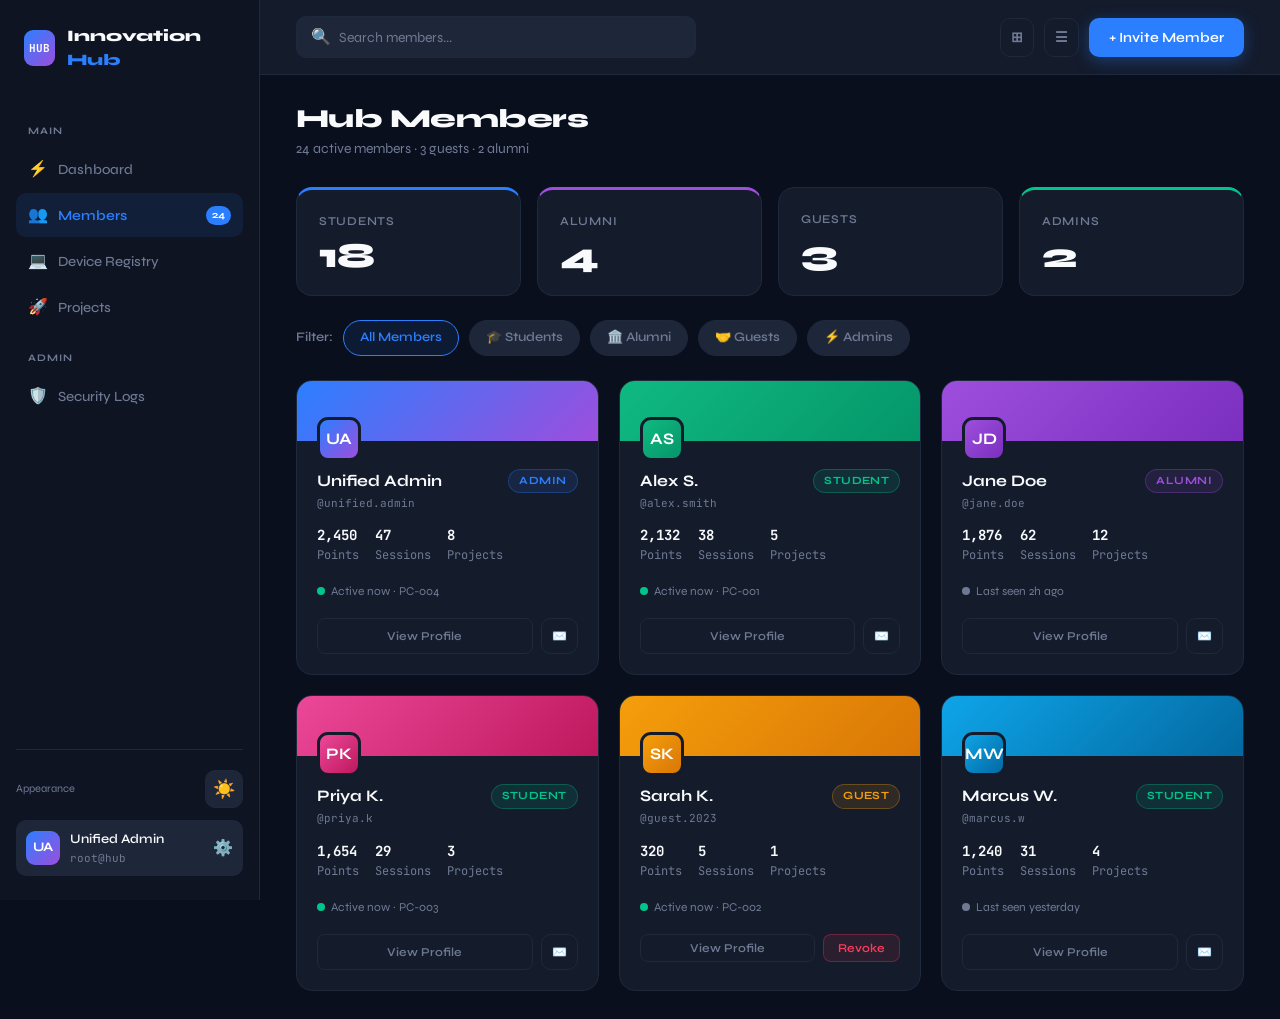
<file: members.html>
<!DOCTYPE html>
<html lang="en" data-theme="dark">
<head>
<meta charset="UTF-8">
<meta name="viewport" content="width=device-width, initial-scale=1.0">
<title>Innovation Hub · Members</title>
<link href="https://fonts.googleapis.com/css2?family=Syne:wght@400;500;600;700;800&family=JetBrains+Mono:wght@400;500;700&display=swap" rel="stylesheet">
<link rel="stylesheet" href="./static/css/style.css">
<style>
.filter-bar { display:flex;gap:10px;flex-wrap:wrap;align-items:center;margin-bottom:24px; }
.filter-chip {
  padding:7px 16px;border-radius:20px;font-size:13px;font-weight:600;
  border:1px solid var(--border);background:var(--surface2);color:var(--text-muted);
  cursor:pointer;transition:all 0.2s;
}
.filter-chip.active { background:rgba(43,127,255,0.1);border-color:var(--accent);color:var(--accent); }
.filter-chip:hover { color:var(--text); }

.member-grid { display:grid;grid-template-columns:repeat(auto-fill,minmax(280px,1fr));gap:20px; }
.member-card {
  background:var(--surface);border:1px solid var(--border);border-radius:16px;
  overflow:hidden;transition:all 0.2s;
}
.member-card:hover { border-color:var(--accent);transform:translateY(-2px);box-shadow:0 8px 32px rgba(43,127,255,0.1); }
.member-card-top {
  height:60px;position:relative;
}
.member-card-avatar {
  position:absolute;bottom:-20px;left:20px;
  width:44px;height:44px;border-radius:11px;
  display:flex;align-items:center;justify-content:center;
  font-size:16px;font-weight:700;color:#fff;
  border:3px solid var(--surface);
}
.member-card-body { padding:28px 20px 20px; }
.member-card-name { font-size:16px;font-weight:700;color:var(--text); }
.member-card-handle { font-size:11px;color:var(--text-muted);font-family:'JetBrains Mono',monospace;margin-top:2px; }
.member-card-stats { display:flex;gap:16px;margin:14px 0;font-size:12px;color:var(--text-muted);font-family:'JetBrains Mono',monospace; }
.member-card-stats strong { color:var(--text);font-size:14px;display:block;font-weight:700; }
.member-card-actions { display:flex;gap:8px;margin-top:16px; }

.members-table-wrap { display:none; }
.view-grid .member-grid { display:grid; }
.view-list .member-grid { display:none; }
.view-list .members-table-wrap { display:block; }
</style>
</head>
<body>
<div class="app-layout">
  <aside class="sidebar">
    <a href="index.html" class="sidebar-logo">
      <div class="sidebar-logo-icon">HUB</div>
      <span class="sidebar-logo-text">Innovation <span>Hub</span></span>
    </a>
    <div class="sidebar-section-label">Main</div>
    <a href="dashboard.html" class="nav-item"><span class="nav-icon">⚡</span> Dashboard</a>
    <a href="members.html" class="nav-item active"><span class="nav-icon">👥</span> Members <span class="nav-badge">24</span></a>
    <a href="devices.html" class="nav-item"><span class="nav-icon">💻</span> Device Registry</a>
    <a href="projects.html" class="nav-item"><span class="nav-icon">🚀</span> Projects</a>
    <div class="sidebar-section-label">Admin</div>
    <a href="security.html" class="nav-item"><span class="nav-icon">🛡️</span> Security Logs</a>
    <div class="sidebar-footer">
      <div style="display:flex;justify-content:space-between;align-items:center;margin-bottom:12px;">
        <span style="font-size:11px;color:var(--text-muted);">Appearance</span>
        <button class="theme-toggle" onclick="toggleTheme()"><span class="theme-icon">☀️</span></button>
      </div>
      <a href="profile.html" class="user-widget">
        <div class="user-avatar" style="background:linear-gradient(135deg,var(--accent),var(--accent2));">UA</div>
        <div class="user-info"><div class="user-name">Unified Admin</div><div class="user-role">root@hub</div></div>
        <span style="font-size:16px;color:var(--text-muted);">⚙️</span>
      </a>
    </div>
  </aside>

  <div class="page-content">
    <div class="top-bar">
      <div class="search-box"><span>🔍</span><input type="text" placeholder="Search members..." oninput="filterMembers(this.value)"></div>
      <div style="margin-left:auto;display:flex;gap:10px;">
        <button class="btn btn-ghost btn-icon" onclick="setView('grid')" title="Grid view">⊞</button>
        <button class="btn btn-ghost btn-icon" onclick="setView('list')" title="List view">☰</button>
        <button class="btn btn-primary" onclick="document.getElementById('inviteModal').classList.add('open')">+ Invite Member</button>
      </div>
    </div>

    <div class="page-header">
      <div>
        <h1 class="page-title animate-in">Hub Members</h1>
        <p class="page-subtitle animate-in delay-1">24 active members · 3 guests · 2 alumni</p>
      </div>
    </div>

    <div class="page-body">
      <!-- Metrics -->
      <div style="display:grid;grid-template-columns:repeat(4,1fr);gap:16px;margin-bottom:24px;" class="animate-in">
        <div class="metric-card metric-accent-blue"><div class="metric-label">Students</div><div class="metric-value">18</div></div>
        <div class="metric-card metric-accent-purple"><div class="metric-label">Alumni</div><div class="metric-value">4</div></div>
        <div class="metric-card metric-accent-amber"><div class="metric-label">Guests</div><div class="metric-value">3</div></div>
        <div class="metric-card metric-accent-green"><div class="metric-label">Admins</div><div class="metric-value">2</div></div>
      </div>

      <!-- Filter chips -->
      <div class="filter-bar animate-in delay-1">
        <span style="font-size:13px;color:var(--text-muted);font-weight:600;">Filter:</span>
        <div class="filter-chip active" onclick="filterRole('all',this)">All Members</div>
        <div class="filter-chip" onclick="filterRole('student',this)">🎓 Students</div>
        <div class="filter-chip" onclick="filterRole('alumni',this)">🏛️ Alumni</div>
        <div class="filter-chip" onclick="filterRole('guest',this)">🤝 Guests</div>
        <div class="filter-chip" onclick="filterRole('admin',this)">⚡ Admins</div>
      </div>

      <!-- GRID VIEW -->
      <div id="viewContainer" class="view-grid">
        <div class="member-grid" id="memberGrid">

          <!-- Member 1 -->
          <div class="member-card" data-role="admin">
            <div class="member-card-top" style="background:linear-gradient(135deg,var(--accent),var(--accent2));">
              <div class="member-card-avatar" style="background:linear-gradient(135deg,var(--accent),var(--accent2));">UA</div>
            </div>
            <div class="member-card-body">
              <div style="display:flex;justify-content:space-between;align-items:flex-start;">
                <div><div class="member-card-name">Unified Admin</div><div class="member-card-handle">@unified.admin</div></div>
                <span class="badge badge-blue">Admin</span>
              </div>
              <div class="member-card-stats">
                <div><strong>2,450</strong>Points</div>
                <div><strong>47</strong>Sessions</div>
                <div><strong>8</strong>Projects</div>
              </div>
              <div style="margin-bottom:12px;"><span class="pulse-dot green" style="margin-right:6px;"></span><span style="font-size:12px;color:var(--text-muted);">Active now · PC-004</span></div>
              <div class="member-card-actions">
                <a href="profile.html" class="btn btn-ghost btn-sm" style="flex:1;justify-content:center;">View Profile</a>
                <button class="btn btn-ghost btn-sm btn-icon">✉️</button>
              </div>
            </div>
          </div>

          <!-- Member 2 -->
          <div class="member-card" data-role="student">
            <div class="member-card-top" style="background:linear-gradient(135deg,#10B981,#059669);">
              <div class="member-card-avatar" style="background:linear-gradient(135deg,#10B981,#059669);">AS</div>
            </div>
            <div class="member-card-body">
              <div style="display:flex;justify-content:space-between;align-items:flex-start;">
                <div><div class="member-card-name">Alex S.</div><div class="member-card-handle">@alex.smith</div></div>
                <span class="badge badge-green">Student</span>
              </div>
              <div class="member-card-stats">
                <div><strong>2,132</strong>Points</div>
                <div><strong>38</strong>Sessions</div>
                <div><strong>5</strong>Projects</div>
              </div>
              <div style="margin-bottom:12px;"><span class="pulse-dot green" style="margin-right:6px;"></span><span style="font-size:12px;color:var(--text-muted);">Active now · PC-001</span></div>
              <div class="member-card-actions">
                <button class="btn btn-ghost btn-sm" style="flex:1;">View Profile</button>
                <button class="btn btn-ghost btn-sm btn-icon">✉️</button>
              </div>
            </div>
          </div>

          <!-- Member 3 -->
          <div class="member-card" data-role="alumni">
            <div class="member-card-top" style="background:linear-gradient(135deg,var(--accent2),#7B2FBE);">
              <div class="member-card-avatar" style="background:linear-gradient(135deg,var(--accent2),#7B2FBE);">JD</div>
            </div>
            <div class="member-card-body">
              <div style="display:flex;justify-content:space-between;align-items:flex-start;">
                <div><div class="member-card-name">Jane Doe</div><div class="member-card-handle">@jane.doe</div></div>
                <span class="badge badge-purple">Alumni</span>
              </div>
              <div class="member-card-stats">
                <div><strong>1,876</strong>Points</div>
                <div><strong>62</strong>Sessions</div>
                <div><strong>12</strong>Projects</div>
              </div>
              <div style="margin-bottom:12px;"><span class="pulse-dot gray" style="margin-right:6px;"></span><span style="font-size:12px;color:var(--text-muted);">Last seen 2h ago</span></div>
              <div class="member-card-actions">
                <button class="btn btn-ghost btn-sm" style="flex:1;">View Profile</button>
                <button class="btn btn-ghost btn-sm btn-icon">✉️</button>
              </div>
            </div>
          </div>

          <!-- Member 4 -->
          <div class="member-card" data-role="student">
            <div class="member-card-top" style="background:linear-gradient(135deg,#EC4899,#BE185D);">
              <div class="member-card-avatar" style="background:linear-gradient(135deg,#EC4899,#BE185D);">PK</div>
            </div>
            <div class="member-card-body">
              <div style="display:flex;justify-content:space-between;align-items:flex-start;">
                <div><div class="member-card-name">Priya K.</div><div class="member-card-handle">@priya.k</div></div>
                <span class="badge badge-green">Student</span>
              </div>
              <div class="member-card-stats">
                <div><strong>1,654</strong>Points</div>
                <div><strong>29</strong>Sessions</div>
                <div><strong>3</strong>Projects</div>
              </div>
              <div style="margin-bottom:12px;"><span class="pulse-dot green" style="margin-right:6px;"></span><span style="font-size:12px;color:var(--text-muted);">Active now · PC-003</span></div>
              <div class="member-card-actions">
                <button class="btn btn-ghost btn-sm" style="flex:1;">View Profile</button>
                <button class="btn btn-ghost btn-sm btn-icon">✉️</button>
              </div>
            </div>
          </div>

          <!-- Member 5 -->
          <div class="member-card" data-role="guest">
            <div class="member-card-top" style="background:linear-gradient(135deg,var(--warning),#D97706);">
              <div class="member-card-avatar" style="background:linear-gradient(135deg,var(--warning),#D97706);">SK</div>
            </div>
            <div class="member-card-body">
              <div style="display:flex;justify-content:space-between;align-items:flex-start;">
                <div><div class="member-card-name">Sarah K.</div><div class="member-card-handle">@guest.2023</div></div>
                <span class="badge badge-amber">Guest</span>
              </div>
              <div class="member-card-stats">
                <div><strong>320</strong>Points</div>
                <div><strong>5</strong>Sessions</div>
                <div><strong>1</strong>Projects</div>
              </div>
              <div style="margin-bottom:12px;"><span class="pulse-dot green" style="margin-right:6px;"></span><span style="font-size:12px;color:var(--text-muted);">Active now · PC-002</span></div>
              <div class="member-card-actions">
                <button class="btn btn-ghost btn-sm" style="flex:1;">View Profile</button>
                <button class="btn btn-danger btn-sm">Revoke</button>
              </div>
            </div>
          </div>

          <!-- Member 6 -->
          <div class="member-card" data-role="student">
            <div class="member-card-top" style="background:linear-gradient(135deg,#0EA5E9,#0369A1);">
              <div class="member-card-avatar" style="background:linear-gradient(135deg,#0EA5E9,#0369A1);">MW</div>
            </div>
            <div class="member-card-body">
              <div style="display:flex;justify-content:space-between;align-items:flex-start;">
                <div><div class="member-card-name">Marcus W.</div><div class="member-card-handle">@marcus.w</div></div>
                <span class="badge badge-green">Student</span>
              </div>
              <div class="member-card-stats">
                <div><strong>1,240</strong>Points</div>
                <div><strong>31</strong>Sessions</div>
                <div><strong>4</strong>Projects</div>
              </div>
              <div style="margin-bottom:12px;"><span class="pulse-dot gray" style="margin-right:6px;"></span><span style="font-size:12px;color:var(--text-muted);">Last seen yesterday</span></div>
              <div class="member-card-actions">
                <button class="btn btn-ghost btn-sm" style="flex:1;">View Profile</button>
                <button class="btn btn-ghost btn-sm btn-icon">✉️</button>
              </div>
            </div>
          </div>

        </div>

        <!-- List View table (hidden by default) -->
        <div class="members-table-wrap">
          <div class="card">
            <table class="data-table">
              <thead><tr><th>Member</th><th>Role</th><th>Points</th><th>Sessions</th><th>Status</th><th></th></tr></thead>
              <tbody>
                <tr><td><div style="font-weight:600;">Unified Admin</div><div class="mono" style="font-size:11px;color:var(--text-muted);">@unified.admin</div></td><td><span class="badge badge-blue">Admin</span></td><td class="mono" style="color:var(--accent);">2,450</td><td>47</td><td><span style="display:flex;align-items:center;gap:6px;"><span class="pulse-dot green"></span>Active</span></td><td><button class="btn btn-ghost btn-sm">View</button></td></tr>
                <tr><td><div style="font-weight:600;">Alex S.</div><div class="mono" style="font-size:11px;color:var(--text-muted);">@alex.smith</div></td><td><span class="badge badge-green">Student</span></td><td class="mono" style="color:var(--accent);">2,132</td><td>38</td><td><span style="display:flex;align-items:center;gap:6px;"><span class="pulse-dot green"></span>Active</span></td><td><button class="btn btn-ghost btn-sm">View</button></td></tr>
                <tr><td><div style="font-weight:600;">Jane Doe</div><div class="mono" style="font-size:11px;color:var(--text-muted);">@jane.doe</div></td><td><span class="badge badge-purple">Alumni</span></td><td class="mono" style="color:var(--accent);">1,876</td><td>62</td><td><span style="display:flex;align-items:center;gap:6px;"><span class="pulse-dot gray"></span>Away</span></td><td><button class="btn btn-ghost btn-sm">View</button></td></tr>
                <tr><td><div style="font-weight:600;">Priya K.</div><div class="mono" style="font-size:11px;color:var(--text-muted);">@priya.k</div></td><td><span class="badge badge-green">Student</span></td><td class="mono" style="color:var(--accent);">1,654</td><td>29</td><td><span style="display:flex;align-items:center;gap:6px;"><span class="pulse-dot green"></span>Active</span></td><td><button class="btn btn-ghost btn-sm">View</button></td></tr>
                <tr><td><div style="font-weight:600;">Sarah K.</div><div class="mono" style="font-size:11px;color:var(--text-muted);">@guest.2023</div></td><td><span class="badge badge-amber">Guest</span></td><td class="mono" style="color:var(--accent);">320</td><td>5</td><td><span style="display:flex;align-items:center;gap:6px;"><span class="pulse-dot green"></span>Active</span></td><td><button class="btn btn-danger btn-sm">Revoke</button></td></tr>
              </tbody>
            </table>
          </div>
        </div>
      </div>

    </div>
  </div>
</div>

<!-- Invite Modal -->
<div class="modal-overlay" id="inviteModal" onclick="if(event.target===this)this.classList.remove('open')">
  <div class="modal">
    <div class="modal-header">
      <div class="modal-title">+ Invite Member</div>
      <button class="modal-close" onclick="document.getElementById('inviteModal').classList.remove('open')">✕</button>
    </div>
    <div class="form-group">
      <label class="form-label">Email Address</label>
      <input class="form-input" type="email" placeholder="member@university.edu">
    </div>
    <div class="form-group">
      <label class="form-label">Role</label>
      <select class="form-input">
        <option>Student</option><option>Alumni</option><option>Guest</option><option>Admin</option>
      </select>
    </div>
    <div class="form-group">
      <label class="form-label">Personal Message (optional)</label>
      <textarea class="form-input" rows="3" placeholder="You're invited to join Innovation Hub!"></textarea>
    </div>
    <div style="display:flex;gap:12px;">
      <button class="btn btn-primary" style="flex:1;" onclick="document.getElementById('inviteModal').classList.remove('open')">Send Invite</button>
      <button class="btn btn-ghost" onclick="document.getElementById('inviteModal').classList.remove('open')">Cancel</button>
    </div>
  </div>
</div>

<script src="./static/js/main.js"></script>
<script>
function setView(v) {
  const c = document.getElementById('viewContainer');
  c.className = 'view-' + v;
}
function filterRole(role, el) {
  document.querySelectorAll('.filter-chip').forEach(c => c.classList.remove('active'));
  el.classList.add('active');
  document.querySelectorAll('.member-card').forEach(card => {
    card.style.display = (role === 'all' || card.dataset.role === role) ? '' : 'none';
  });
}
function filterMembers(q) {
  q = q.toLowerCase();
  document.querySelectorAll('.member-card').forEach(card => {
    const name = card.querySelector('.member-card-name').textContent.toLowerCase();
    card.style.display = name.includes(q) ? '' : 'none';
  });
}
</script>
</body>
</html>
</file>
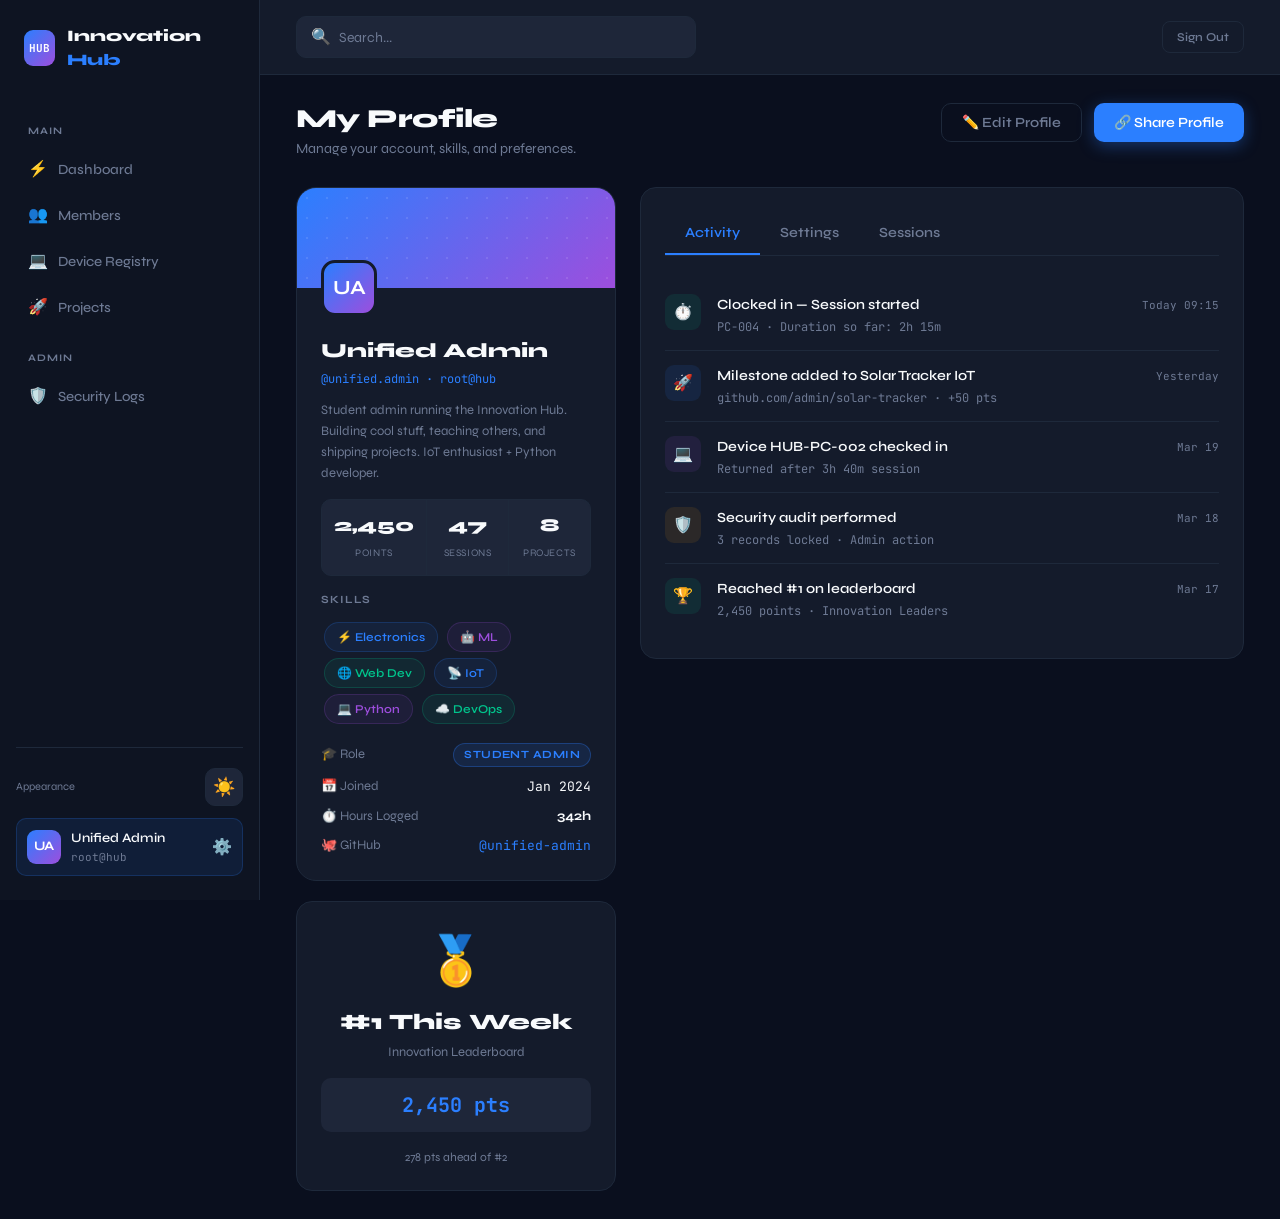
<file: profile.html>
<!DOCTYPE html>
<html lang="en" data-theme="dark">
<head>
<meta charset="UTF-8">
<meta name="viewport" content="width=device-width, initial-scale=1.0">
<title>Innovation Hub · My Profile</title>
<link href="https://fonts.googleapis.com/css2?family=Syne:wght@400;500;600;700;800&family=JetBrains+Mono:wght@400;500;700&display=swap" rel="stylesheet">
<link rel="stylesheet" href="./static/css/style.css">
<style>
.profile-grid { display:grid; grid-template-columns:320px 1fr; gap:24px; }
.profile-card {
  background:var(--surface); border:1px solid var(--border); border-radius:20px; overflow:hidden; height:fit-content;
}
.profile-cover {
  height:100px; position:relative;
  background:linear-gradient(135deg, var(--accent), var(--accent2));
}
.profile-cover-pattern {
  position:absolute;inset:0;
  background-image:radial-gradient(circle, rgba(255,255,255,0.1) 1px, transparent 1px);
  background-size:20px 20px;
}
.profile-avatar-wrap {
  position:absolute; bottom:-28px; left:24px;
  width:56px; height:56px; border-radius:14px;
  background:linear-gradient(135deg,var(--accent),var(--accent2));
  border:3px solid var(--surface);
  display:flex;align-items:center;justify-content:center;
  font-size:20px;font-weight:700;color:#fff;
}
.profile-body { padding:48px 24px 24px; }
.profile-name { font-size:20px; font-weight:800; color:var(--text); }
.profile-handle { font-family:'JetBrains Mono',monospace; font-size:12px; color:var(--accent); margin-top:4px; }
.profile-bio { font-size:13px; color:var(--text-muted); margin:12px 0; line-height:1.6; }
.profile-stats { display:grid; grid-template-columns:repeat(3,1fr); gap:1px; background:var(--border); border:1px solid var(--border); border-radius:10px; overflow:hidden; margin:16px 0; }
.profile-stat { background:var(--surface2); padding:12px; text-align:center; }
.profile-stat-val { font-size:18px; font-weight:800; color:var(--text); display:block; }
.profile-stat-lbl { font-size:10px; color:var(--text-muted); text-transform:uppercase; letter-spacing:0.06em; }

.skill-pill { display:inline-flex;align-items:center;gap:4px; padding:5px 12px; border-radius:20px; font-size:12px; font-weight:600; background:rgba(43,127,255,0.08); border:1px solid rgba(43,127,255,0.2); color:var(--accent); margin:3px; }
.skill-pill.purple { background:rgba(157,78,221,0.08);border-color:rgba(157,78,221,0.2);color:var(--accent2); }
.skill-pill.green { background:rgba(0,196,140,0.08);border-color:rgba(0,196,140,0.2);color:var(--success); }

.tab-row { display:flex; border-bottom:1px solid var(--border); margin-bottom:24px; }
.tab-btn {
  padding:12px 20px; font-size:14px; font-weight:600; color:var(--text-muted);
  border:none; background:transparent; cursor:pointer; border-bottom:2px solid transparent;
  transition:all 0.2s; font-family:'Syne',sans-serif;
}
.tab-btn.active { color:var(--accent); border-bottom-color:var(--accent); }
.tab-btn:hover { color:var(--text); }

.activity-row { display:flex; gap:16px; padding:14px 0; border-bottom:1px solid var(--border); align-items:flex-start; }
.activity-row:last-child { border-bottom:none; }
.activity-icon { width:36px; height:36px; border-radius:9px; display:flex; align-items:center; justify-content:center; font-size:16px; flex-shrink:0; }
.activity-content { flex:1; }
.activity-title { font-size:14px; font-weight:600; color:var(--text); }
.activity-sub { font-size:12px; color:var(--text-muted); margin-top:3px; font-family:'JetBrains Mono',monospace; }
.activity-time { font-size:11px; color:var(--text-muted); white-space:nowrap; padding-top:3px; font-family:'JetBrains Mono',monospace; }
</style>
</head>
<body>
<div class="app-layout">
  <aside class="sidebar">
    <a href="index.html" class="sidebar-logo">
      <div class="sidebar-logo-icon">HUB</div>
      <span class="sidebar-logo-text">Innovation <span>Hub</span></span>
    </a>
    <div class="sidebar-section-label">Main</div>
    <a href="dashboard.html" class="nav-item"><span class="nav-icon">⚡</span> Dashboard</a>
    <a href="members.html" class="nav-item"><span class="nav-icon">👥</span> Members</a>
    <a href="devices.html" class="nav-item"><span class="nav-icon">💻</span> Device Registry</a>
    <a href="projects.html" class="nav-item"><span class="nav-icon">🚀</span> Projects</a>
    <div class="sidebar-section-label">Admin</div>
    <a href="security.html" class="nav-item"><span class="nav-icon">🛡️</span> Security Logs</a>
    <div class="sidebar-footer">
      <div style="display:flex;justify-content:space-between;align-items:center;margin-bottom:12px;">
        <span style="font-size:11px;color:var(--text-muted);">Appearance</span>
        <button class="theme-toggle" onclick="toggleTheme()"><span class="theme-icon">☀️</span></button>
      </div>
      <a href="profile.html" class="user-widget" style="background:rgba(43,127,255,0.1);border:1px solid rgba(43,127,255,0.2);">
        <div class="user-avatar" style="background:linear-gradient(135deg,var(--accent),var(--accent2));">UA</div>
        <div class="user-info">
          <div class="user-name">Unified Admin</div>
          <div class="user-role">root@hub</div>
        </div>
        <span style="font-size:16px;">⚙️</span>
      </a>
    </div>
  </aside>

  <div class="page-content">
    <div class="top-bar">
      <div class="search-box"><span>🔍</span><input type="text" placeholder="Search..."></div>
      <div style="margin-left:auto;display:flex;gap:10px;">
        <a href="login.html" class="btn btn-ghost btn-sm">Sign Out</a>
      </div>
    </div>

    <div class="page-header">
      <div>
        <h1 class="page-title animate-in">My Profile</h1>
        <p class="page-subtitle animate-in delay-1">Manage your account, skills, and preferences.</p>
      </div>
      <div style="display:flex;gap:12px;" class="animate-in delay-2">
        <button class="btn btn-ghost" onclick="document.getElementById('editModal').classList.add('open')">✏️ Edit Profile</button>
        <button class="btn btn-primary">🔗 Share Profile</button>
      </div>
    </div>

    <div class="page-body">
      <div class="profile-grid">

        <!-- LEFT: Profile Card -->
        <div class="animate-in delay-1">
          <div class="profile-card">
            <div class="profile-cover">
              <div class="profile-cover-pattern"></div>
              <div class="profile-avatar-wrap">UA</div>
            </div>
            <div class="profile-body">
              <div class="profile-name">Unified Admin</div>
              <div class="profile-handle">@unified.admin · root@hub</div>
              <p class="profile-bio">Student admin running the Innovation Hub. Building cool stuff, teaching others, and shipping projects. IoT enthusiast + Python developer.</p>

              <div class="profile-stats">
                <div class="profile-stat">
                  <span class="profile-stat-val">2,450</span>
                  <span class="profile-stat-lbl">Points</span>
                </div>
                <div class="profile-stat">
                  <span class="profile-stat-val">47</span>
                  <span class="profile-stat-lbl">Sessions</span>
                </div>
                <div class="profile-stat">
                  <span class="profile-stat-val">8</span>
                  <span class="profile-stat-lbl">Projects</span>
                </div>
              </div>

              <div style="margin-bottom:16px;">
                <div style="font-size:11px;font-weight:700;letter-spacing:0.08em;text-transform:uppercase;color:var(--text-muted);margin-bottom:10px;">Skills</div>
                <span class="skill-pill">⚡ Electronics</span>
                <span class="skill-pill purple">🤖 ML</span>
                <span class="skill-pill green">🌐 Web Dev</span>
                <span class="skill-pill">📡 IoT</span>
                <span class="skill-pill purple">💻 Python</span>
                <span class="skill-pill green">☁️ DevOps</span>
              </div>

              <div style="display:flex;flex-direction:column;gap:10px;">
                <div style="display:flex;justify-content:space-between;align-items:center;">
                  <span style="font-size:13px;color:var(--text-muted);">🎓 Role</span>
                  <span class="badge badge-blue">Student Admin</span>
                </div>
                <div style="display:flex;justify-content:space-between;align-items:center;">
                  <span style="font-size:13px;color:var(--text-muted);">📅 Joined</span>
                  <span style="font-size:13px;color:var(--text);font-family:'JetBrains Mono',monospace;">Jan 2024</span>
                </div>
                <div style="display:flex;justify-content:space-between;align-items:center;">
                  <span style="font-size:13px;color:var(--text-muted);">⏱️ Hours Logged</span>
                  <span style="font-size:13px;color:var(--text);font-weight:700;">342h</span>
                </div>
                <div style="display:flex;justify-content:space-between;align-items:center;">
                  <span style="font-size:13px;color:var(--text-muted);">🐙 GitHub</span>
                  <a href="#" style="font-size:13px;color:var(--accent);font-family:'JetBrains Mono',monospace;text-decoration:none;">@unified-admin</a>
                </div>
              </div>
            </div>
          </div>

          <!-- Rank card -->
          <div class="card animate-in delay-2" style="margin-top:20px;text-align:center;">
            <div style="font-size:48px;margin-bottom:8px;">🥇</div>
            <div style="font-size:22px;font-weight:800;color:var(--text);">#1 This Week</div>
            <div style="font-size:13px;color:var(--text-muted);margin-top:4px;">Innovation Leaderboard</div>
            <div style="margin:16px 0;padding:12px;background:var(--surface2);border-radius:10px;font-family:'JetBrains Mono',monospace;font-size:20px;font-weight:700;color:var(--accent);">2,450 pts</div>
            <div style="font-size:12px;color:var(--text-muted);">278 pts ahead of #2</div>
          </div>
        </div>

        <!-- RIGHT: Tabs -->
        <div class="animate-in delay-2">
          <div class="card" style="margin-bottom:24px;">
            <div class="tab-row">
              <button class="tab-btn active" onclick="showTab('activity',this)">Activity</button>
              <button class="tab-btn" onclick="showTab('settings',this)">Settings</button>
              <button class="tab-btn" onclick="showTab('sessions',this)">Sessions</button>
            </div>

            <!-- Activity Tab -->
            <div id="tab-activity">
              <div class="activity-row">
                <div class="activity-icon" style="background:rgba(0,196,140,0.1);">⏱️</div>
                <div class="activity-content">
                  <div class="activity-title">Clocked in — Session started</div>
                  <div class="activity-sub">PC-004 · Duration so far: 2h 15m</div>
                </div>
                <div class="activity-time">Today 09:15</div>
              </div>
              <div class="activity-row">
                <div class="activity-icon" style="background:rgba(43,127,255,0.1);">🚀</div>
                <div class="activity-content">
                  <div class="activity-title">Milestone added to Solar Tracker IoT</div>
                  <div class="activity-sub">github.com/admin/solar-tracker · +50 pts</div>
                </div>
                <div class="activity-time">Yesterday</div>
              </div>
              <div class="activity-row">
                <div class="activity-icon" style="background:rgba(157,78,221,0.1);">💻</div>
                <div class="activity-content">
                  <div class="activity-title">Device HUB-PC-002 checked in</div>
                  <div class="activity-sub">Returned after 3h 40m session</div>
                </div>
                <div class="activity-time">Mar 19</div>
              </div>
              <div class="activity-row">
                <div class="activity-icon" style="background:rgba(245,158,11,0.1);">🛡️</div>
                <div class="activity-content">
                  <div class="activity-title">Security audit performed</div>
                  <div class="activity-sub">3 records locked · Admin action</div>
                </div>
                <div class="activity-time">Mar 18</div>
              </div>
              <div class="activity-row">
                <div class="activity-icon" style="background:rgba(0,196,140,0.1);">🏆</div>
                <div class="activity-content">
                  <div class="activity-title">Reached #1 on leaderboard</div>
                  <div class="activity-sub">2,450 points · Innovation Leaders</div>
                </div>
                <div class="activity-time">Mar 17</div>
              </div>
            </div>

            <!-- Settings Tab -->
            <div id="tab-settings" style="display:none;">
              <div class="form-row">
                <div class="form-group">
                  <label class="form-label">First Name</label>
                  <input class="form-input" type="text" value="Unified">
                </div>
                <div class="form-group">
                  <label class="form-label">Last Name</label>
                  <input class="form-input" type="text" value="Admin">
                </div>
              </div>
              <div class="form-group">
                <label class="form-label">Email</label>
                <input class="form-input" type="email" value="admin@hub.ac">
              </div>
              <div class="form-group">
                <label class="form-label">Bio</label>
                <textarea class="form-input" rows="3">Student admin running the Innovation Hub.</textarea>
              </div>
              <div class="form-group">
                <label class="form-label">GitHub URL</label>
                <input class="form-input" type="url" value="https://github.com/unified-admin">
              </div>
              <div style="display:flex;gap:12px;">
                <button class="btn btn-primary">Save Changes</button>
                <button class="btn btn-ghost">Discard</button>
              </div>
            </div>

            <!-- Sessions Tab -->
            <div id="tab-sessions" style="display:none;">
              <table class="data-table">
                <thead>
                  <tr><th>Date</th><th>Device</th><th>Duration</th><th>Points</th></tr>
                </thead>
                <tbody>
                  <tr><td class="mono" style="color:var(--text-dim);">Mar 20</td><td>PC-004</td><td class="mono" style="color:var(--accent);">02:15:00</td><td><span class="badge badge-green">+45</span></td></tr>
                  <tr><td class="mono" style="color:var(--text-dim);">Mar 19</td><td>PC-002</td><td class="mono" style="color:var(--accent);">03:40:00</td><td><span class="badge badge-green">+74</span></td></tr>
                  <tr><td class="mono" style="color:var(--text-dim);">Mar 18</td><td>PC-004</td><td class="mono" style="color:var(--accent);">05:10:00</td><td><span class="badge badge-green">+104</span></td></tr>
                  <tr><td class="mono" style="color:var(--text-dim);">Mar 17</td><td>PC-001</td><td class="mono" style="color:var(--accent);">04:25:00</td><td><span class="badge badge-green">+88</span></td></tr>
                  <tr><td class="mono" style="color:var(--text-dim);">Mar 16</td><td>PC-003</td><td class="mono" style="color:var(--accent);">06:00:00</td><td><span class="badge badge-green">+120</span></td></tr>
                </tbody>
              </table>
            </div>
          </div>
        </div>

      </div>
    </div>
  </div>
</div>

<!-- Edit Modal -->
<div class="modal-overlay" id="editModal" onclick="if(event.target===this)this.classList.remove('open')">
  <div class="modal">
    <div class="modal-header">
      <div class="modal-title">✏️ Edit Profile</div>
      <button class="modal-close" onclick="document.getElementById('editModal').classList.remove('open')">✕</button>
    </div>
    <div class="form-group">
      <label class="form-label">Display Name</label>
      <input class="form-input" type="text" value="Unified Admin">
    </div>
    <div class="form-group">
      <label class="form-label">Bio</label>
      <textarea class="form-input" rows="3">Student admin running the Innovation Hub.</textarea>
    </div>
    <div style="display:flex;gap:12px;">
      <button class="btn btn-primary" style="flex:1;" onclick="document.getElementById('editModal').classList.remove('open')">Save</button>
      <button class="btn btn-ghost" onclick="document.getElementById('editModal').classList.remove('open')">Cancel</button>
    </div>
  </div>
</div>

<script src="./static/js/main.js"></script>
<script>
function showTab(name, btn) {
  ['activity','settings','sessions'].forEach(t => {
    document.getElementById('tab-'+t).style.display = t===name ? '' : 'none';
  });
  document.querySelectorAll('.tab-btn').forEach(b => b.classList.remove('active'));
  btn.classList.add('active');
}
</script>
</body>
</html>
</file>
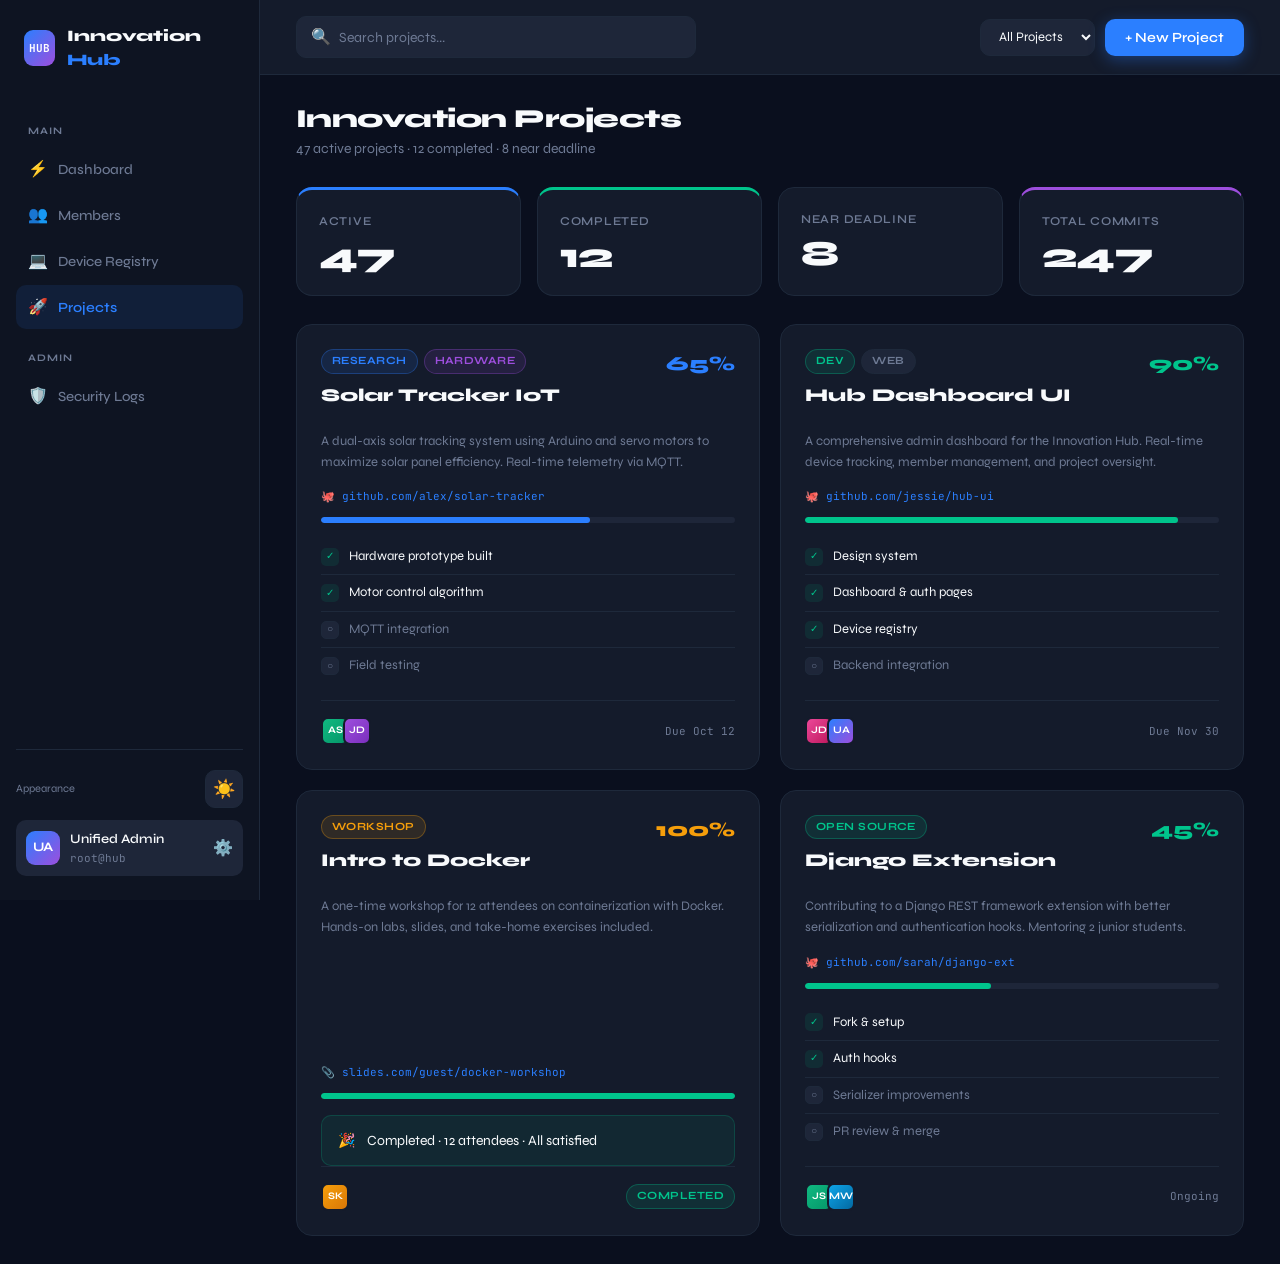
<file: projects.html>
<!DOCTYPE html>
<html lang="en" data-theme="dark">
<head>
<meta charset="UTF-8">
<meta name="viewport" content="width=device-width, initial-scale=1.0">
<title>Innovation Hub · Projects</title>
<link href="https://fonts.googleapis.com/css2?family=Syne:wght@400;500;600;700;800&family=JetBrains+Mono:wght@400;500;700&display=swap" rel="stylesheet">
<link rel="stylesheet" href="./static/css/style.css">
<style>
.project-card {
  background:var(--surface);border:1px solid var(--border);border-radius:16px;padding:24px;
  transition:all 0.2s;display:flex;flex-direction:column;
}
.project-card:hover { border-color:var(--accent);transform:translateY(-2px);box-shadow:0 8px 32px rgba(43,127,255,0.08); }
.project-header { display:flex;justify-content:space-between;align-items:flex-start;margin-bottom:16px; }
.project-name { font-size:18px;font-weight:800;color:var(--text);margin-bottom:6px; }
.project-desc { font-size:13px;color:var(--text-muted);line-height:1.6;margin-bottom:16px;flex:1; }
.project-tags { display:flex;gap:6px;flex-wrap:wrap;margin-bottom:16px; }
.project-footer { display:flex;justify-content:space-between;align-items:center;margin-top:auto;padding-top:16px;border-top:1px solid var(--border); }
.project-contributors { display:flex; }
.project-contributors .avatar {
  width:28px;height:28px;border-radius:7px;margin-right:-6px;
  display:flex;align-items:center;justify-content:center;
  font-size:10px;font-weight:700;color:#fff;border:2px solid var(--surface);
}
.github-link { display:flex;align-items:center;gap:6px;font-family:'JetBrains Mono',monospace;font-size:11px;color:var(--accent);text-decoration:none;margin-bottom:12px; }
.github-link:hover { text-decoration:underline; }
.project-milestone {
  display:flex;align-items:center;gap:10px;padding:8px 0;border-bottom:1px solid var(--border);font-size:13px;
}
.project-milestone:last-child { border-bottom:none; }
.milestone-check { width:18px;height:18px;border-radius:5px;display:flex;align-items:center;justify-content:center;font-size:10px;flex-shrink:0; }
.milestone-done { background:rgba(0,196,140,0.1);color:var(--success); }
.milestone-pending { background:var(--surface2);color:var(--text-muted);border:1px solid var(--border); }
</style>
</head>
<body>
<div class="app-layout">
  <aside class="sidebar">
    <a href="index.html" class="sidebar-logo"><div class="sidebar-logo-icon">HUB</div><span class="sidebar-logo-text">Innovation <span>Hub</span></span></a>
    <div class="sidebar-section-label">Main</div>
    <a href="dashboard.html" class="nav-item"><span class="nav-icon">⚡</span> Dashboard</a>
    <a href="members.html" class="nav-item"><span class="nav-icon">👥</span> Members</a>
    <a href="devices.html" class="nav-item"><span class="nav-icon">💻</span> Device Registry</a>
    <a href="projects.html" class="nav-item active"><span class="nav-icon">🚀</span> Projects</a>
    <div class="sidebar-section-label">Admin</div>
    <a href="security.html" class="nav-item"><span class="nav-icon">🛡️</span> Security Logs</a>
    <div class="sidebar-footer">
      <div style="display:flex;justify-content:space-between;align-items:center;margin-bottom:12px;">
        <span style="font-size:11px;color:var(--text-muted);">Appearance</span>
        <button class="theme-toggle" onclick="toggleTheme()"><span class="theme-icon">☀️</span></button>
      </div>
      <a href="profile.html" class="user-widget">
        <div class="user-avatar" style="background:linear-gradient(135deg,var(--accent),var(--accent2));">UA</div>
        <div class="user-info"><div class="user-name">Unified Admin</div><div class="user-role">root@hub</div></div>
        <span style="font-size:16px;color:var(--text-muted);">⚙️</span>
      </a>
    </div>
  </aside>

  <div class="page-content">
    <div class="top-bar">
      <div class="search-box"><span>🔍</span><input type="text" placeholder="Search projects..."></div>
      <div style="margin-left:auto;display:flex;gap:10px;">
        <select class="form-input" style="width:auto;padding:8px 14px;font-size:13px;">
          <option>All Projects</option><option>In Progress</option><option>Completed</option><option>Planning</option>
        </select>
        <button class="btn btn-primary" onclick="document.getElementById('newProjectModal').classList.add('open')">+ New Project</button>
      </div>
    </div>

    <div class="page-header">
      <div>
        <h1 class="page-title animate-in">Innovation Projects</h1>
        <p class="page-subtitle animate-in delay-1">47 active projects · 12 completed · 8 near deadline</p>
      </div>
    </div>

    <div class="page-body">
      <div style="display:grid;grid-template-columns:repeat(4,1fr);gap:16px;margin-bottom:28px;" class="animate-in">
        <div class="metric-card metric-accent-blue"><div class="metric-label">Active</div><div class="metric-value">47</div></div>
        <div class="metric-card metric-accent-green"><div class="metric-label">Completed</div><div class="metric-value">12</div></div>
        <div class="metric-card metric-accent-amber"><div class="metric-label">Near Deadline</div><div class="metric-value">8</div></div>
        <div class="metric-card metric-accent-purple"><div class="metric-label">Total Commits</div><div class="metric-value">247</div></div>
      </div>

      <div style="display:grid;grid-template-columns:repeat(auto-fill,minmax(340px,1fr));gap:20px;" class="animate-in delay-1">

        <!-- Project 1 -->
        <div class="project-card">
          <div class="project-header">
            <div>
              <div style="display:flex;gap:6px;margin-bottom:8px;">
                <span class="badge badge-blue">Research</span>
                <span class="badge badge-purple">Hardware</span>
              </div>
              <div class="project-name">Solar Tracker IoT</div>
            </div>
            <span style="font-size:20px;font-weight:800;color:var(--accent);">65%</span>
          </div>
          <p class="project-desc">A dual-axis solar tracking system using Arduino and servo motors to maximize solar panel efficiency. Real-time telemetry via MQTT.</p>
          <a href="#" class="github-link">🐙 github.com/alex/solar-tracker</a>
          <div class="progress-bar" style="margin-bottom:16px;"><div class="progress-fill" style="width:65%"></div></div>
          <div style="margin-bottom:16px;">
            <div class="project-milestone">
              <div class="milestone-check milestone-done">✓</div>
              <span style="color:var(--text);">Hardware prototype built</span>
            </div>
            <div class="project-milestone">
              <div class="milestone-check milestone-done">✓</div>
              <span style="color:var(--text);">Motor control algorithm</span>
            </div>
            <div class="project-milestone">
              <div class="milestone-check milestone-pending">○</div>
              <span style="color:var(--text-muted);">MQTT integration</span>
            </div>
            <div class="project-milestone">
              <div class="milestone-check milestone-pending">○</div>
              <span style="color:var(--text-muted);">Field testing</span>
            </div>
          </div>
          <div class="project-footer">
            <div class="project-contributors">
              <div class="avatar" style="background:linear-gradient(135deg,#10B981,#059669);">AS</div>
              <div class="avatar" style="background:linear-gradient(135deg,var(--accent2),#7B2FBE);">JD</div>
            </div>
            <div style="font-family:'JetBrains Mono',monospace;font-size:11px;color:var(--text-muted);">Due Oct 12</div>
          </div>
        </div>

        <!-- Project 2 -->
        <div class="project-card">
          <div class="project-header">
            <div>
              <div style="display:flex;gap:6px;margin-bottom:8px;">
                <span class="badge badge-green">Dev</span>
                <span class="badge badge-gray">Web</span>
              </div>
              <div class="project-name">Hub Dashboard UI</div>
            </div>
            <span style="font-size:20px;font-weight:800;color:var(--success);">90%</span>
          </div>
          <p class="project-desc">A comprehensive admin dashboard for the Innovation Hub. Real-time device tracking, member management, and project oversight.</p>
          <a href="#" class="github-link">🐙 github.com/jessie/hub-ui</a>
          <div class="progress-bar" style="margin-bottom:16px;"><div class="progress-fill green" style="width:90%"></div></div>
          <div style="margin-bottom:16px;">
            <div class="project-milestone"><div class="milestone-check milestone-done">✓</div><span style="color:var(--text);">Design system</span></div>
            <div class="project-milestone"><div class="milestone-check milestone-done">✓</div><span style="color:var(--text);">Dashboard & auth pages</span></div>
            <div class="project-milestone"><div class="milestone-check milestone-done">✓</div><span style="color:var(--text);">Device registry</span></div>
            <div class="project-milestone"><div class="milestone-check milestone-pending">○</div><span style="color:var(--text-muted);">Backend integration</span></div>
          </div>
          <div class="project-footer">
            <div class="project-contributors">
              <div class="avatar" style="background:linear-gradient(135deg,#EC4899,#BE185D);">JD</div>
              <div class="avatar" style="background:linear-gradient(135deg,var(--accent),var(--accent2));">UA</div>
            </div>
            <div style="font-family:'JetBrains Mono',monospace;font-size:11px;color:var(--text-muted);">Due Nov 30</div>
          </div>
        </div>

        <!-- Project 3 -->
        <div class="project-card">
          <div class="project-header">
            <div>
              <div style="display:flex;gap:6px;margin-bottom:8px;">
                <span class="badge badge-amber">Workshop</span>
              </div>
              <div class="project-name">Intro to Docker</div>
            </div>
            <span style="font-size:20px;font-weight:800;color:var(--warning);">100%</span>
          </div>
          <p class="project-desc">A one-time workshop for 12 attendees on containerization with Docker. Hands-on labs, slides, and take-home exercises included.</p>
          <a href="#" class="github-link">📎 slides.com/guest/docker-workshop</a>
          <div class="progress-bar" style="margin-bottom:16px;"><div class="progress-fill" style="width:100%;background:var(--success)"></div></div>
          <div class="alert alert-success" style="margin-bottom:0;"><span>🎉</span><span>Completed · 12 attendees · All satisfied</span></div>
          <div class="project-footer">
            <div class="project-contributors">
              <div class="avatar" style="background:linear-gradient(135deg,var(--warning),#D97706);">SK</div>
            </div>
            <span class="badge badge-green">Completed</span>
          </div>
        </div>

        <!-- Project 4 -->
        <div class="project-card">
          <div class="project-header">
            <div>
              <div style="display:flex;gap:6px;margin-bottom:8px;">
                <span class="badge badge-green">Open Source</span>
              </div>
              <div class="project-name">Django Extension</div>
            </div>
            <span style="font-size:20px;font-weight:800;color:var(--success);">45%</span>
          </div>
          <p class="project-desc">Contributing to a Django REST framework extension with better serialization and authentication hooks. Mentoring 2 junior students.</p>
          <a href="#" class="github-link">🐙 github.com/sarah/django-ext</a>
          <div class="progress-bar" style="margin-bottom:16px;"><div class="progress-fill green" style="width:45%"></div></div>
          <div style="margin-bottom:16px;">
            <div class="project-milestone"><div class="milestone-check milestone-done">✓</div><span style="color:var(--text);">Fork & setup</span></div>
            <div class="project-milestone"><div class="milestone-check milestone-done">✓</div><span style="color:var(--text);">Auth hooks</span></div>
            <div class="project-milestone"><div class="milestone-check milestone-pending">○</div><span style="color:var(--text-muted);">Serializer improvements</span></div>
            <div class="project-milestone"><div class="milestone-check milestone-pending">○</div><span style="color:var(--text-muted);">PR review & merge</span></div>
          </div>
          <div class="project-footer">
            <div class="project-contributors">
              <div class="avatar" style="background:linear-gradient(135deg,#10B981,#059669);">JS</div>
              <div class="avatar" style="background:linear-gradient(135deg,#0EA5E9,#0369A1);">MW</div>
            </div>
            <div style="font-family:'JetBrains Mono',monospace;font-size:11px;color:var(--text-muted);">Ongoing</div>
          </div>
        </div>

      </div>
    </div>
  </div>
</div>

<!-- New Project Modal -->
<div class="modal-overlay" id="newProjectModal" onclick="if(event.target===this)this.classList.remove('open')">
  <div class="modal">
    <div class="modal-header">
      <div class="modal-title">🚀 New Project</div>
      <button class="modal-close" onclick="document.getElementById('newProjectModal').classList.remove('open')">✕</button>
    </div>
    <div class="form-group">
      <label class="form-label">Project Name</label>
      <input class="form-input" placeholder="e.g. Smart Irrigation System">
    </div>
    <div class="form-group">
      <label class="form-label">Description</label>
      <textarea class="form-input" rows="3" placeholder="What are you building?"></textarea>
    </div>
    <div class="form-row">
      <div class="form-group">
        <label class="form-label">Category</label>
        <select class="form-input"><option>Research</option><option>Dev</option><option>Hardware</option><option>Workshop</option><option>Open Source</option></select>
      </div>
      <div class="form-group">
        <label class="form-label">Deadline</label>
        <input class="form-input" type="date">
      </div>
    </div>
    <div class="form-group">
      <label class="form-label">GitHub / Proof-of-Work URL</label>
      <input class="form-input" type="url" placeholder="https://github.com/username/repo">
    </div>
    <div style="display:flex;gap:12px;">
      <button class="btn btn-primary" style="flex:1;" onclick="document.getElementById('newProjectModal').classList.remove('open')">Create Project</button>
      <button class="btn btn-ghost" onclick="document.getElementById('newProjectModal').classList.remove('open')">Cancel</button>
    </div>
  </div>
</div>

<script src="./static/js/main.js"></script>
</body>
</html>
</file>
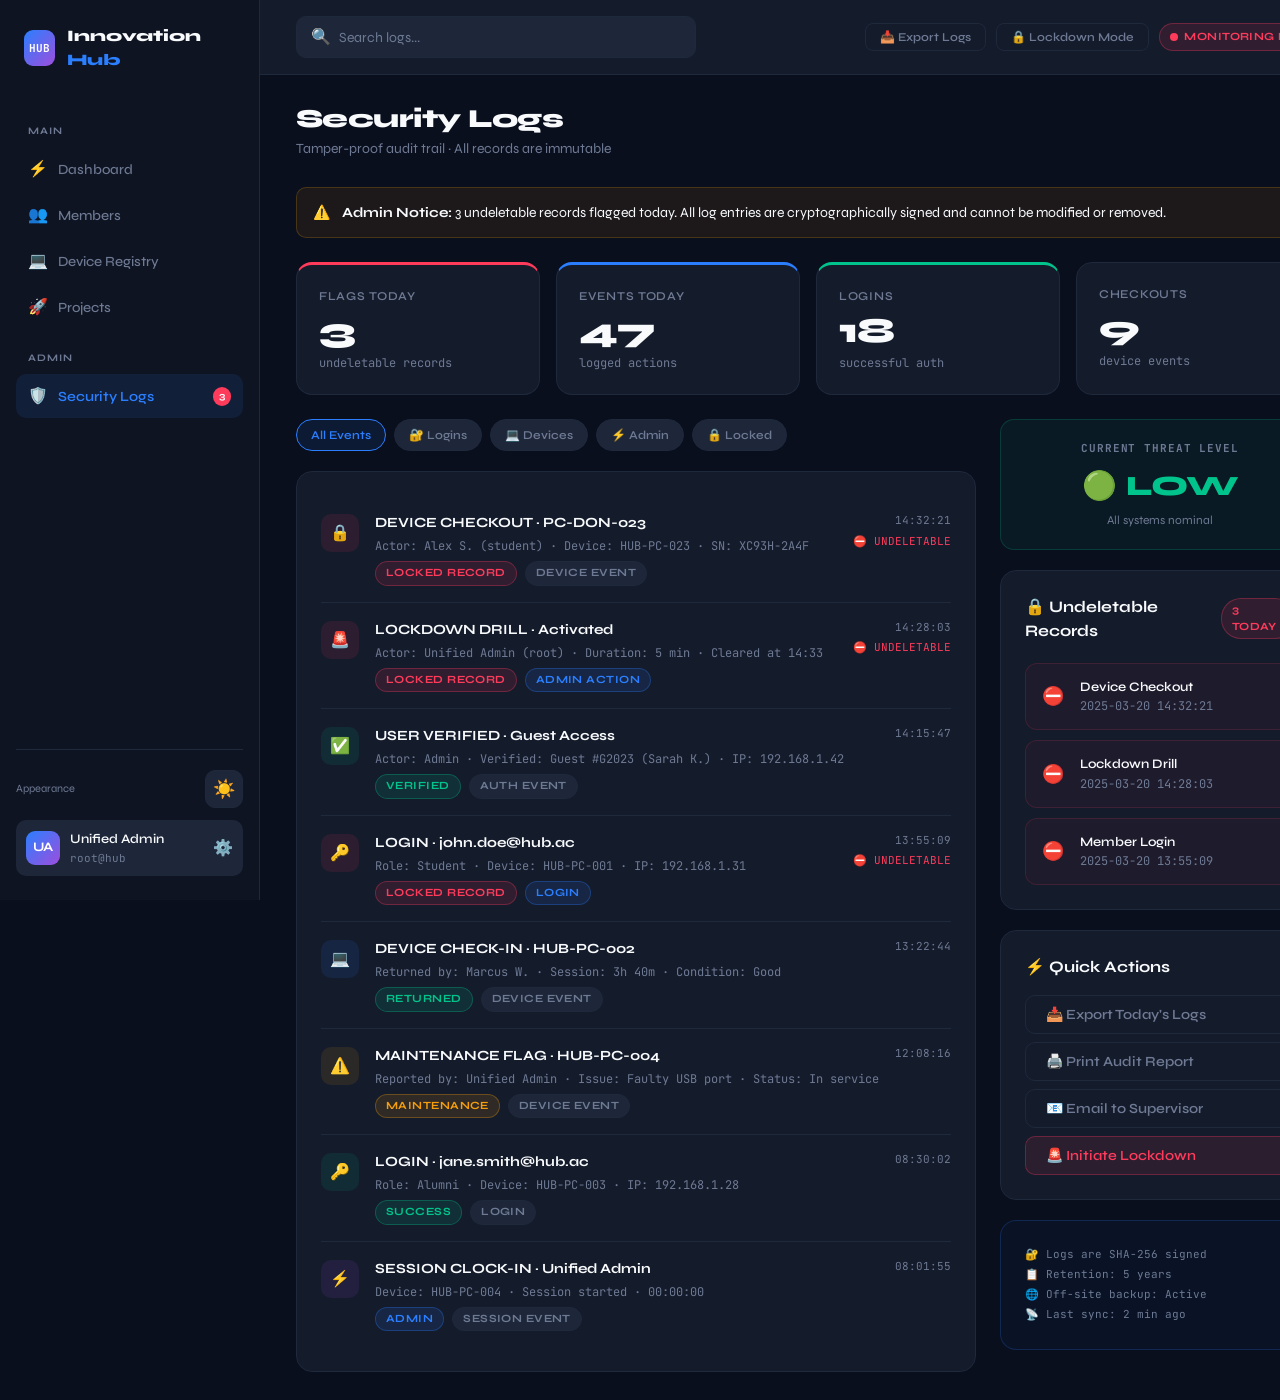
<file: security.html>
<!DOCTYPE html>
<html lang="en" data-theme="dark">
<head>
<meta charset="UTF-8">
<meta name="viewport" content="width=device-width, initial-scale=1.0">
<title>Innovation Hub · Security Logs</title>
<link href="https://fonts.googleapis.com/css2?family=Syne:wght@400;500;600;700;800&family=JetBrains+Mono:wght@400;500;700&display=swap" rel="stylesheet">
<link rel="stylesheet" href="./static/css/style.css">
<style>
.log-entry {
  display:flex;align-items:flex-start;gap:16px;
  padding:16px 0;border-bottom:1px solid var(--border);
}
.log-entry:last-child { border-bottom:none; }
.log-type-icon {
  width:38px;height:38px;border-radius:10px;
  display:flex;align-items:center;justify-content:center;
  font-size:16px;flex-shrink:0;margin-top:2px;
}
.log-body { flex:1;min-width:0; }
.log-action { font-size:14px;font-weight:700;color:var(--text);margin-bottom:4px; }
.log-detail { font-size:12px;color:var(--text-muted);font-family:'JetBrains Mono',monospace;white-space:nowrap;overflow:hidden;text-overflow:ellipsis; }
.log-meta { display:flex;gap:8px;align-items:center;margin-top:6px; }
.log-right { text-align:right;flex-shrink:0; }
.log-time { font-family:'JetBrains Mono',monospace;font-size:11px;color:var(--text-muted); }
.log-locked { font-size:11px;color:var(--danger);font-family:'JetBrains Mono',monospace;margin-top:4px; }

.lock-entry {
  display:flex;align-items:center;gap:16px;
  padding:14px 16px;
  background:rgba(255,59,92,0.04);border:1px solid rgba(255,59,92,0.15);
  border-radius:12px;margin-bottom:10px;
}
.lock-entry:last-child { margin-bottom:0; }
.lock-timestamp { font-family:'JetBrains Mono',monospace;font-size:12px;color:var(--text-muted); }
.lock-action { flex:1;font-size:13px;color:var(--text); }
.lock-badge { font-family:'JetBrains Mono',monospace;font-size:11px;font-weight:700;color:var(--danger);display:flex;align-items:center;gap:4px; }

.security-panel { display:grid;grid-template-columns:1fr 320px;gap:24px; }
.log-filters { display:flex;gap:8px;flex-wrap:wrap;margin-bottom:20px; }
.log-filter { padding:6px 14px;border-radius:20px;font-size:12px;font-weight:600;border:1px solid var(--border);background:var(--surface2);color:var(--text-muted);cursor:pointer;transition:all 0.2s; }
.log-filter.active { background:rgba(43,127,255,0.1);border-color:var(--accent);color:var(--accent); }

.threat-level { padding:20px;border-radius:14px;text-align:center;margin-bottom:20px; }
.threat-level.low { background:rgba(0,196,140,0.06);border:1px solid rgba(0,196,140,0.2); }
.threat-level.medium { background:rgba(245,158,11,0.06);border:1px solid rgba(245,158,11,0.2); }
.threat-level-label { font-size:11px;font-weight:700;letter-spacing:0.08em;text-transform:uppercase;color:var(--text-muted);margin-bottom:8px;font-family:'JetBrains Mono',monospace; }
.threat-level-val { font-size:28px;font-weight:800; }
</style>
</head>
<body>
<div class="app-layout">
  <aside class="sidebar">
    <a href="index.html" class="sidebar-logo"><div class="sidebar-logo-icon">HUB</div><span class="sidebar-logo-text">Innovation <span>Hub</span></span></a>
    <div class="sidebar-section-label">Main</div>
    <a href="dashboard.html" class="nav-item"><span class="nav-icon">⚡</span> Dashboard</a>
    <a href="members.html" class="nav-item"><span class="nav-icon">👥</span> Members</a>
    <a href="devices.html" class="nav-item"><span class="nav-icon">💻</span> Device Registry</a>
    <a href="projects.html" class="nav-item"><span class="nav-icon">🚀</span> Projects</a>
    <div class="sidebar-section-label">Admin</div>
    <a href="security.html" class="nav-item active"><span class="nav-icon">🛡️</span> Security Logs <span class="nav-badge" style="background:var(--danger);">3</span></a>
    <div class="sidebar-footer">
      <div style="display:flex;justify-content:space-between;align-items:center;margin-bottom:12px;">
        <span style="font-size:11px;color:var(--text-muted);">Appearance</span>
        <button class="theme-toggle" onclick="toggleTheme()"><span class="theme-icon">☀️</span></button>
      </div>
      <a href="profile.html" class="user-widget">
        <div class="user-avatar" style="background:linear-gradient(135deg,var(--accent),var(--accent2));">UA</div>
        <div class="user-info"><div class="user-name">Unified Admin</div><div class="user-role">root@hub</div></div>
        <span style="font-size:16px;color:var(--text-muted);">⚙️</span>
      </a>
    </div>
  </aside>

  <div class="page-content">
    <div class="top-bar">
      <div class="search-box"><span>🔍</span><input type="text" placeholder="Search logs..."></div>
      <div style="margin-left:auto;display:flex;gap:10px;">
        <button class="btn btn-ghost btn-sm">📥 Export Logs</button>
        <button class="btn btn-ghost btn-sm">🔒 Lockdown Mode</button>
        <span class="badge badge-red" style="gap:6px;"><span class="pulse-dot red"></span> Monitoring Live</span>
      </div>
    </div>

    <div class="page-header">
      <div>
        <h1 class="page-title animate-in">Security Logs</h1>
        <p class="page-subtitle animate-in delay-1">Tamper-proof audit trail · All records are immutable</p>
      </div>
    </div>

    <div class="page-body">
      <div class="alert alert-warning animate-in" style="margin-bottom:24px;">
        <span>⚠️</span>
        <span><strong>Admin Notice:</strong> 3 undeletable records flagged today. All log entries are cryptographically signed and cannot be modified or removed.</span>
      </div>

      <div style="display:grid;grid-template-columns:repeat(4,1fr);gap:16px;margin-bottom:24px;" class="animate-in delay-1">
        <div class="metric-card metric-accent-red"><div class="metric-label">Flags Today</div><div class="metric-value">3</div><div class="metric-sub">undeletable records</div></div>
        <div class="metric-card metric-accent-blue"><div class="metric-label">Events Today</div><div class="metric-value">47</div><div class="metric-sub">logged actions</div></div>
        <div class="metric-card metric-accent-green"><div class="metric-label">Logins</div><div class="metric-value">18</div><div class="metric-sub">successful auth</div></div>
        <div class="metric-card metric-accent-amber"><div class="metric-label">Checkouts</div><div class="metric-value">9</div><div class="metric-sub">device events</div></div>
      </div>

      <div class="security-panel animate-in delay-2">
        <!-- MAIN LOG -->
        <div>
          <div class="log-filters">
            <div class="log-filter active" onclick="setLogFilter('all',this)">All Events</div>
            <div class="log-filter" onclick="setLogFilter('login',this)">🔐 Logins</div>
            <div class="log-filter" onclick="setLogFilter('device',this)">💻 Devices</div>
            <div class="log-filter" onclick="setLogFilter('admin',this)">⚡ Admin</div>
            <div class="log-filter" onclick="setLogFilter('locked',this)">🔒 Locked</div>
          </div>

          <div class="card" style="padding:24px;">
            <div id="logEntries">

              <div class="log-entry" data-type="admin locked">
                <div class="log-type-icon" style="background:rgba(255,59,92,0.1);">🔒</div>
                <div class="log-body">
                  <div class="log-action">DEVICE CHECKOUT · PC-DON-023</div>
                  <div class="log-detail">Actor: Alex S. (student) · Device: HUB-PC-023 · SN: XC93H-2A4F</div>
                  <div class="log-meta">
                    <span class="badge badge-red">Locked Record</span>
                    <span class="badge badge-gray">Device Event</span>
                  </div>
                </div>
                <div class="log-right">
                  <div class="log-time">14:32:21</div>
                  <div class="log-locked">⛔ UNDELETABLE</div>
                </div>
              </div>

              <div class="log-entry" data-type="admin locked">
                <div class="log-type-icon" style="background:rgba(255,59,92,0.1);">🚨</div>
                <div class="log-body">
                  <div class="log-action">LOCKDOWN DRILL · Activated</div>
                  <div class="log-detail">Actor: Unified Admin (root) · Duration: 5 min · Cleared at 14:33</div>
                  <div class="log-meta">
                    <span class="badge badge-red">Locked Record</span>
                    <span class="badge badge-blue">Admin Action</span>
                  </div>
                </div>
                <div class="log-right">
                  <div class="log-time">14:28:03</div>
                  <div class="log-locked">⛔ UNDELETABLE</div>
                </div>
              </div>

              <div class="log-entry" data-type="login">
                <div class="log-type-icon" style="background:rgba(0,196,140,0.1);">✅</div>
                <div class="log-body">
                  <div class="log-action">USER VERIFIED · Guest Access</div>
                  <div class="log-detail">Actor: Admin · Verified: Guest #G2023 (Sarah K.) · IP: 192.168.1.42</div>
                  <div class="log-meta">
                    <span class="badge badge-green">Verified</span>
                    <span class="badge badge-gray">Auth Event</span>
                  </div>
                </div>
                <div class="log-right">
                  <div class="log-time">14:15:47</div>
                </div>
              </div>

              <div class="log-entry" data-type="login locked">
                <div class="log-type-icon" style="background:rgba(255,59,92,0.1);">🔑</div>
                <div class="log-body">
                  <div class="log-action">LOGIN · john.doe@hub.ac</div>
                  <div class="log-detail">Role: Student · Device: HUB-PC-001 · IP: 192.168.1.31</div>
                  <div class="log-meta">
                    <span class="badge badge-red">Locked Record</span>
                    <span class="badge badge-blue">Login</span>
                  </div>
                </div>
                <div class="log-right">
                  <div class="log-time">13:55:09</div>
                  <div class="log-locked">⛔ UNDELETABLE</div>
                </div>
              </div>

              <div class="log-entry" data-type="device">
                <div class="log-type-icon" style="background:rgba(43,127,255,0.1);">💻</div>
                <div class="log-body">
                  <div class="log-action">DEVICE CHECK-IN · HUB-PC-002</div>
                  <div class="log-detail">Returned by: Marcus W. · Session: 3h 40m · Condition: Good</div>
                  <div class="log-meta">
                    <span class="badge badge-green">Returned</span>
                    <span class="badge badge-gray">Device Event</span>
                  </div>
                </div>
                <div class="log-right">
                  <div class="log-time">13:22:44</div>
                </div>
              </div>

              <div class="log-entry" data-type="device">
                <div class="log-type-icon" style="background:rgba(245,158,11,0.1);">⚠️</div>
                <div class="log-body">
                  <div class="log-action">MAINTENANCE FLAG · HUB-PC-004</div>
                  <div class="log-detail">Reported by: Unified Admin · Issue: Faulty USB port · Status: In service</div>
                  <div class="log-meta">
                    <span class="badge badge-amber">Maintenance</span>
                    <span class="badge badge-gray">Device Event</span>
                  </div>
                </div>
                <div class="log-right">
                  <div class="log-time">12:08:16</div>
                </div>
              </div>

              <div class="log-entry" data-type="login">
                <div class="log-type-icon" style="background:rgba(0,196,140,0.1);">🔑</div>
                <div class="log-body">
                  <div class="log-action">LOGIN · jane.smith@hub.ac</div>
                  <div class="log-detail">Role: Alumni · Device: HUB-PC-003 · IP: 192.168.1.28</div>
                  <div class="log-meta">
                    <span class="badge badge-green">Success</span>
                    <span class="badge badge-gray">Login</span>
                  </div>
                </div>
                <div class="log-right">
                  <div class="log-time">08:30:02</div>
                </div>
              </div>

              <div class="log-entry" data-type="admin">
                <div class="log-type-icon" style="background:rgba(157,78,221,0.1);">⚡</div>
                <div class="log-body">
                  <div class="log-action">SESSION CLOCK-IN · Unified Admin</div>
                  <div class="log-detail">Device: HUB-PC-004 · Session started · 00:00:00</div>
                  <div class="log-meta">
                    <span class="badge badge-blue">Admin</span>
                    <span class="badge badge-gray">Session Event</span>
                  </div>
                </div>
                <div class="log-right">
                  <div class="log-time">08:01:55</div>
                </div>
              </div>

            </div>
          </div>
        </div>

        <!-- RIGHT PANEL -->
        <div>
          <div class="threat-level low" style="margin-bottom:20px;">
            <div class="threat-level-label">Current Threat Level</div>
            <div class="threat-level-val" style="color:var(--success);">🟢 LOW</div>
            <div style="font-size:12px;color:var(--text-muted);margin-top:4px;">All systems nominal</div>
          </div>

          <div class="card" style="margin-bottom:20px;">
            <div class="section-header"><div class="section-title-sm">🔒 Undeletable Records</div><span class="badge badge-red">3 Today</span></div>
            <div class="lock-entry">
              <div style="font-size:18px;">⛔</div>
              <div class="lock-action">
                <div style="font-size:13px;font-weight:600;color:var(--text);">Device Checkout</div>
                <div class="lock-timestamp">2025-03-20 14:32:21</div>
              </div>
            </div>
            <div class="lock-entry">
              <div style="font-size:18px;">⛔</div>
              <div class="lock-action">
                <div style="font-size:13px;font-weight:600;color:var(--text);">Lockdown Drill</div>
                <div class="lock-timestamp">2025-03-20 14:28:03</div>
              </div>
            </div>
            <div class="lock-entry">
              <div style="font-size:18px;">⛔</div>
              <div class="lock-action">
                <div style="font-size:13px;font-weight:600;color:var(--text);">Member Login</div>
                <div class="lock-timestamp">2025-03-20 13:55:09</div>
              </div>
            </div>
          </div>

          <div class="card">
            <div class="section-title-sm" style="margin-bottom:16px;">⚡ Quick Actions</div>
            <div style="display:flex;flex-direction:column;gap:8px;">
              <button class="btn btn-ghost" style="justify-content:flex-start;gap:10px;">📥 Export Today's Logs</button>
              <button class="btn btn-ghost" style="justify-content:flex-start;gap:10px;">🖨️ Print Audit Report</button>
              <button class="btn btn-ghost" style="justify-content:flex-start;gap:10px;">📧 Email to Supervisor</button>
              <button class="btn btn-danger" style="justify-content:flex-start;gap:10px;">🚨 Initiate Lockdown</button>
            </div>
          </div>

          <div class="card" style="margin-top:20px;background:rgba(43,127,255,0.04);border-color:rgba(43,127,255,0.2);">
            <div style="font-size:11px;font-family:'JetBrains Mono',monospace;color:var(--text-muted);line-height:1.8;">
              <div>🔐 Logs are SHA-256 signed</div>
              <div>📋 Retention: 5 years</div>
              <div>🌐 Off-site backup: Active</div>
              <div>📡 Last sync: 2 min ago</div>
            </div>
          </div>
        </div>
      </div>
    </div>
  </div>
</div>

<script src="./static/js/main.js"></script>
<script>
function setLogFilter(type, el) {
  document.querySelectorAll('.log-filter').forEach(f => f.classList.remove('active'));
  el.classList.add('active');
  document.querySelectorAll('.log-entry').forEach(entry => {
    if (type === 'all') {
      entry.style.display = '';
    } else {
      const types = (entry.dataset.type || '').split(' ');
      entry.style.display = types.includes(type) ? '' : 'none';
    }
  });
}
</script>
</body>
</html>
</file>
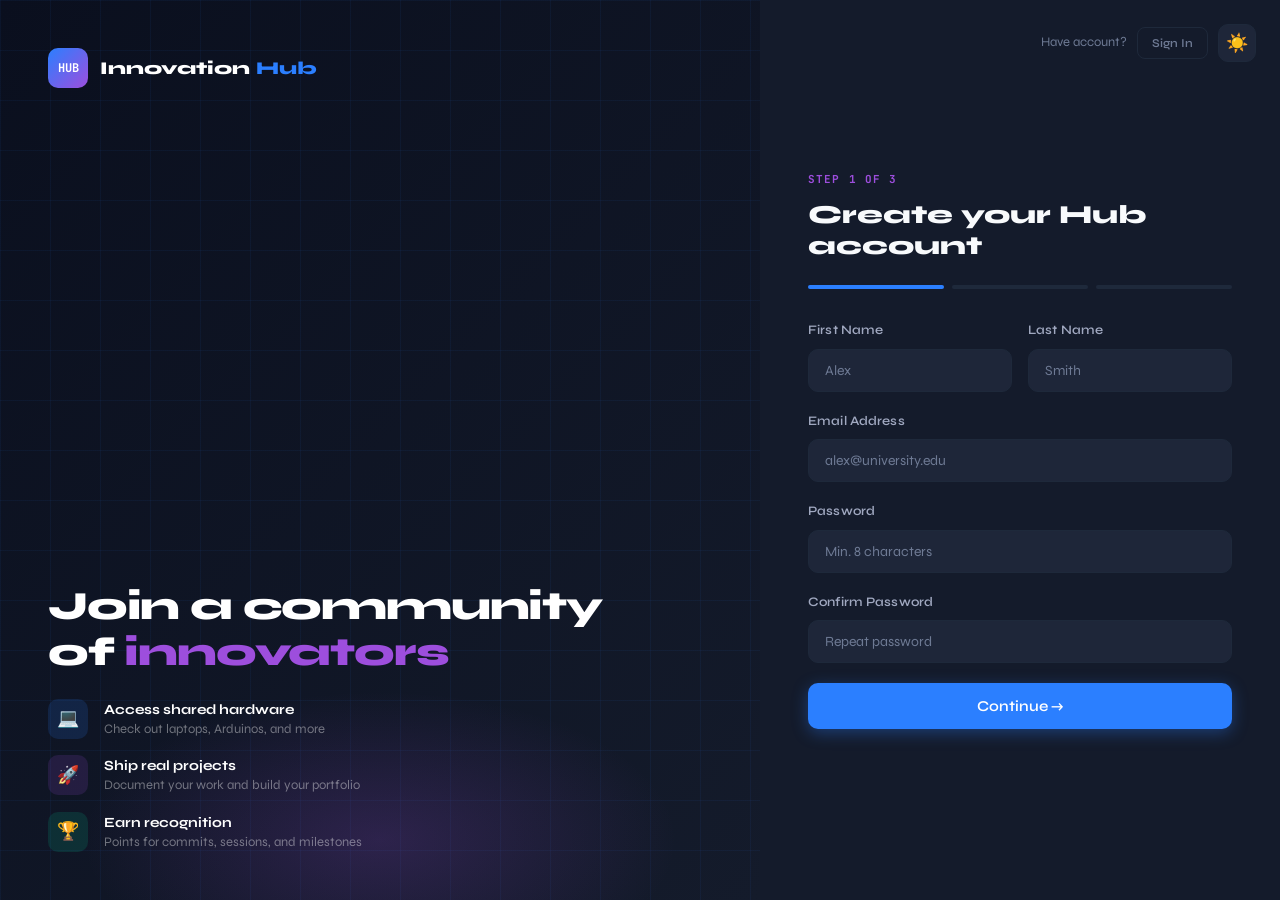
<file: signup.html>
<!DOCTYPE html>
<html lang="en" data-theme="dark">
<head>
<meta charset="UTF-8">
<meta name="viewport" content="width=device-width, initial-scale=1.0">
<title>Innovation Hub · Join</title>
<link href="https://fonts.googleapis.com/css2?family=Syne:wght@400;500;600;700;800&family=JetBrains+Mono:wght@400;500;700&display=swap" rel="stylesheet">
<link rel="stylesheet" href="./static/css/style.css">
<style>
.auth-layout { display:flex; min-height:100vh; }
.auth-left {
  flex:1; background:linear-gradient(135deg,#0A0F1E,#141B2B);
  display:flex;flex-direction:column;justify-content:space-between;
  padding:48px;position:relative;overflow:hidden;
}
.auth-left-grid {
  position:absolute;inset:0;
  background-image:linear-gradient(rgba(43,127,255,0.06) 1px,transparent 1px),linear-gradient(90deg,rgba(43,127,255,0.06) 1px,transparent 1px);
  background-size:50px 50px;
}
.auth-left-glow { position:absolute;bottom:-10%;left:50%;transform:translateX(-50%);width:600px;height:300px;background:radial-gradient(ellipse,rgba(157,78,221,0.2) 0%,transparent 70%); }

.auth-right { width:520px;background:var(--surface);display:flex;flex-direction:column;justify-content:center;padding:48px;overflow-y:auto;position:relative; }
.auth-right-top { position:absolute;top:24px;right:24px;display:flex;gap:10px;align-items:center; }

.step-indicator { display:flex;gap:8px;margin-bottom:32px; }
.step { flex:1;height:4px;border-radius:2px;background:var(--border);transition:background 0.3s; }
.step.active { background:var(--accent); }
.step.done { background:var(--success); }

.role-grid { display:grid;grid-template-columns:1fr 1fr;gap:12px;margin-bottom:24px; }
.role-card {
  border:2px solid var(--border);border-radius:12px;padding:20px;cursor:pointer;
  transition:all 0.2s;text-align:center;background:var(--surface2);
}
.role-card:hover { border-color:var(--accent);background:rgba(43,127,255,0.05); }
.role-card.selected { border-color:var(--accent);background:rgba(43,127,255,0.08); }
.role-card .role-icon { font-size:28px;display:block;margin-bottom:10px; }
.role-card .role-name { font-size:14px;font-weight:700;color:var(--text); }
.role-card .role-desc { font-size:12px;color:var(--text-muted);margin-top:4px; }

.skill-tag {
  display:inline-flex;align-items:center;gap:6px;
  padding:6px 14px;border-radius:20px;font-size:13px;font-weight:600;
  border:1px solid var(--border);background:var(--surface2);color:var(--text-muted);
  cursor:pointer;transition:all 0.2s;margin:4px;
}
.skill-tag.selected { background:rgba(43,127,255,0.1);border-color:var(--accent);color:var(--accent); }
.skill-tag:hover { border-color:var(--text-muted); }
</style>
</head>
<body>
<div class="auth-layout">
  <!-- LEFT -->
  <div class="auth-left">
    <div class="auth-left-grid"></div>
    <div class="auth-left-glow"></div>
    <div style="position:relative;z-index:2;">
      <a href="index.html" style="display:flex;align-items:center;gap:12px;text-decoration:none;">
        <div style="width:40px;height:40px;background:linear-gradient(135deg,var(--accent),var(--accent2));border-radius:10px;display:flex;align-items:center;justify-content:center;font-family:'JetBrains Mono',monospace;font-size:12px;font-weight:700;color:#fff;">HUB</div>
        <span style="font-size:18px;font-weight:800;color:#fff;">Innovation <span style="color:var(--accent);">Hub</span></span>
      </a>
    </div>

    <div style="position:relative;z-index:2;">
      <div style="font-size:2.5rem;font-weight:800;color:#fff;line-height:1.15;letter-spacing:-0.03em;margin-bottom:24px;">
        Join a community<br>of <span style="color:var(--accent2);">innovators</span>
      </div>
      <div style="display:flex;flex-direction:column;gap:16px;">
        <div style="display:flex;align-items:center;gap:16px;">
          <div style="width:40px;height:40px;background:rgba(43,127,255,0.15);border-radius:10px;display:flex;align-items:center;justify-content:center;font-size:18px;flex-shrink:0;">💻</div>
          <div>
            <div style="font-size:14px;font-weight:700;color:#fff;">Access shared hardware</div>
            <div style="font-size:13px;color:rgba(255,255,255,0.4);">Check out laptops, Arduinos, and more</div>
          </div>
        </div>
        <div style="display:flex;align-items:center;gap:16px;">
          <div style="width:40px;height:40px;background:rgba(157,78,221,0.15);border-radius:10px;display:flex;align-items:center;justify-content:center;font-size:18px;flex-shrink:0;">🚀</div>
          <div>
            <div style="font-size:14px;font-weight:700;color:#fff;">Ship real projects</div>
            <div style="font-size:13px;color:rgba(255,255,255,0.4);">Document your work and build your portfolio</div>
          </div>
        </div>
        <div style="display:flex;align-items:center;gap:16px;">
          <div style="width:40px;height:40px;background:rgba(0,196,140,0.15);border-radius:10px;display:flex;align-items:center;justify-content:center;font-size:18px;flex-shrink:0;">🏆</div>
          <div>
            <div style="font-size:14px;font-weight:700;color:#fff;">Earn recognition</div>
            <div style="font-size:13px;color:rgba(255,255,255,0.4);">Points for commits, sessions, and milestones</div>
          </div>
        </div>
      </div>
    </div>
  </div>

  <!-- RIGHT -->
  <div class="auth-right">
    <div class="auth-right-top">
      <span style="font-size:13px;color:var(--text-muted);">Have account?</span>
      <a href="login.html" class="btn btn-ghost btn-sm">Sign In</a>
      <button class="theme-toggle" onclick="toggleTheme()"><span class="theme-icon">☀️</span></button>
    </div>

    <div style="font-family:'JetBrains Mono',monospace;font-size:11px;font-weight:700;letter-spacing:0.1em;text-transform:uppercase;color:var(--accent2);margin-bottom:12px;">Step <span id="stepNum">1</span> of 3</div>
    <h1 style="font-size:26px;font-weight:800;color:var(--text);margin-bottom:24px;">Create your Hub account</h1>

    <div class="step-indicator">
      <div class="step active" id="step1"></div>
      <div class="step" id="step2"></div>
      <div class="step" id="step3"></div>
    </div>

    <!-- STEP 1: Basic Info -->
    <div id="panel1">
      <div class="form-row">
        <div class="form-group">
          <label class="form-label">First Name</label>
          <input class="form-input" type="text" placeholder="Alex">
        </div>
        <div class="form-group">
          <label class="form-label">Last Name</label>
          <input class="form-input" type="text" placeholder="Smith">
        </div>
      </div>
      <div class="form-group">
        <label class="form-label">Email Address</label>
        <input class="form-input" type="email" placeholder="alex@university.edu">
      </div>
      <div class="form-group">
        <label class="form-label">Password</label>
        <input class="form-input" type="password" placeholder="Min. 8 characters">
      </div>
      <div class="form-group">
        <label class="form-label">Confirm Password</label>
        <input class="form-input" type="password" placeholder="Repeat password">
      </div>
      <button class="btn btn-primary" style="width:100%;padding:14px;font-size:15px;" onclick="goStep(2)">Continue →</button>
    </div>

    <!-- STEP 2: Role -->
    <div id="panel2" style="display:none;">
      <p style="font-size:14px;color:var(--text-muted);margin-bottom:20px;">Select your role in the innovation hub community.</p>
      <div class="role-grid">
        <div class="role-card selected" onclick="selectRole(this)">
          <span class="role-icon">🎓</span>
          <div class="role-name">Student</div>
          <div class="role-desc">Currently enrolled</div>
        </div>
        <div class="role-card" onclick="selectRole(this)">
          <span class="role-icon">🏛️</span>
          <div class="role-name">Alumni</div>
          <div class="role-desc">Graduated member</div>
        </div>
        <div class="role-card" onclick="selectRole(this)">
          <span class="role-icon">🤝</span>
          <div class="role-name">Guest</div>
          <div class="role-desc">External collaborator</div>
        </div>
        <div class="role-card" onclick="selectRole(this)">
          <span class="role-icon">👨‍🏫</span>
          <div class="role-name">Faculty</div>
          <div class="role-desc">Staff / Mentor</div>
        </div>
      </div>
      <div style="display:flex;gap:12px;">
        <button class="btn btn-ghost" style="flex:1;padding:14px;" onclick="goStep(1)">← Back</button>
        <button class="btn btn-primary" style="flex:2;padding:14px;" onclick="goStep(3)">Continue →</button>
      </div>
    </div>

    <!-- STEP 3: Skills -->
    <div id="panel3" style="display:none;">
      <p style="font-size:14px;color:var(--text-muted);margin-bottom:20px;">What are your skills? Select all that apply.</p>
      <div style="margin-bottom:24px;">
        <span class="skill-tag selected" onclick="this.classList.toggle('selected')">⚡ Electronics</span>
        <span class="skill-tag" onclick="this.classList.toggle('selected')">💻 Programming</span>
        <span class="skill-tag" onclick="this.classList.toggle('selected')">🎨 UI/UX Design</span>
        <span class="skill-tag selected" onclick="this.classList.toggle('selected')">🤖 Machine Learning</span>
        <span class="skill-tag" onclick="this.classList.toggle('selected')">📡 IoT</span>
        <span class="skill-tag" onclick="this.classList.toggle('selected')">🔧 Embedded Systems</span>
        <span class="skill-tag" onclick="this.classList.toggle('selected')">🌐 Web Dev</span>
        <span class="skill-tag" onclick="this.classList.toggle('selected')">📊 Data Science</span>
        <span class="skill-tag" onclick="this.classList.toggle('selected')">☁️ Cloud / DevOps</span>
        <span class="skill-tag" onclick="this.classList.toggle('selected')">🔒 Cybersecurity</span>
      </div>
      <div class="form-group">
        <label class="form-label">GitHub Profile URL (optional)</label>
        <input class="form-input" type="url" placeholder="https://github.com/yourusername">
      </div>
      <div style="display:flex;gap:12px;">
        <button class="btn btn-ghost" style="flex:1;padding:14px;" onclick="goStep(2)">← Back</button>
        <a href="dashboard.html" class="btn btn-primary" style="flex:2;padding:14px;text-align:center;">🚀 Join the Hub!</a>
      </div>
    </div>
  </div>
</div>

<script src="./static/js/main.js"></script>
<script>
function goStep(n) {
  document.getElementById('stepNum').textContent = n;
  [1,2,3].forEach(i => {
    document.getElementById('panel'+i).style.display = i===n ? '' : 'none';
    const s = document.getElementById('step'+i);
    s.className = 'step' + (i < n ? ' done' : i === n ? ' active' : '');
  });
}
function selectRole(el) {
  document.querySelectorAll('.role-card').forEach(c => c.classList.remove('selected'));
  el.classList.add('selected');
}
</script>
</body>
</html>
</file>
<file: static/css/style.css>
/* ============================================
   INNOVATION HUB · SHARED DESIGN SYSTEM
   ============================================ */

@import url('https://fonts.googleapis.com/css2?family=Syne:wght@400;500;600;700;800&family=JetBrains+Mono:wght@400;500;700&display=swap');

*, *::before, *::after { margin: 0; padding: 0; box-sizing: border-box; }

/* ── TOKENS ── */
:root {
  --accent: #2B7FFF;
  --accent2: #9D4EDD;
  --accent-glow: rgba(43, 127, 255, 0.2);
  --danger: #FF3B5C;
  --success: #00C48C;
  --warning: #F59E0B;
  --transition: 0.22s ease;
}

/* DARK THEME */
[data-theme="dark"] {
  --bg: #0A0F1E;
  --surface: #141B2B;
  --surface-hover: #1a2438;
  --surface2: #1E2639;
  --border: #1E293B;
  --border-light: rgba(255,255,255,0.06);
  --text: #F8FAFC;
  --text-muted: #6E7A94;
  --text-dim: #A0A8C0;
  --sidebar-bg: #0E1422;
  --input-bg: #1E2639;
  --shadow: 0 4px 24px rgba(0,0,0,0.4);
}

/* LIGHT THEME */
[data-theme="light"] {
  --bg: #F0F4FF;
  --surface: #FFFFFF;
  --surface-hover: #F8FAFF;
  --surface2: #EFF3FF;
  --border: #E2E8F0;
  --border-light: rgba(0,0,0,0.06);
  --text: #0F172A;
  --text-muted: #64748B;
  --text-dim: #475569;
  --sidebar-bg: #FFFFFF;
  --input-bg: #F1F5F9;
  --shadow: 0 4px 24px rgba(0,0,0,0.08);
}

body {
  font-family: 'Syne', sans-serif;
  background: var(--bg);
  color: var(--text);
  line-height: 1.5;
  min-height: 100vh;
  transition: background var(--transition), color var(--transition);
}

/* ── TYPOGRAPHY ── */
h1,h2,h3,h4,h5 { font-weight: 700; line-height: 1.2; }
.mono { font-family: 'JetBrains Mono', monospace; }

/* ── BUTTONS ── */
.btn {
  display: inline-flex; align-items: center; justify-content: center; gap: 8px;
  font-family: 'Syne', sans-serif; font-size: 14px; font-weight: 600;
  border-radius: 10px; padding: 10px 20px; border: none; cursor: pointer;
  text-decoration: none; transition: all var(--transition);
  white-space: nowrap;
}
.btn-primary {
  background: var(--accent); color: #fff;
  box-shadow: 0 4px 16px rgba(43,127,255,0.35);
}
.btn-primary:hover { background: #1a6fff; transform: translateY(-1px); box-shadow: 0 6px 24px rgba(43,127,255,0.45); }
.btn-ghost {
  background: transparent; color: var(--text-muted);
  border: 1px solid var(--border);
}
.btn-ghost:hover { color: var(--text); border-color: var(--text-muted); background: var(--surface); }
.btn-danger {
  background: rgba(255,59,92,0.1); color: var(--danger);
  border: 1px solid rgba(255,59,92,0.3);
}
.btn-danger:hover { background: rgba(255,59,92,0.2); }
.btn-success {
  background: var(--success); color: #fff;
  box-shadow: 0 4px 16px rgba(0,196,140,0.3);
}
.btn-success:hover { background: #00b07d; transform: translateY(-1px); }
.btn-lg { padding: 14px 32px; font-size: 15px; border-radius: 12px; }
.btn-sm { padding: 6px 14px; font-size: 12px; border-radius: 8px; }
.btn-icon { padding: 10px; border-radius: 10px; }

/* ── GLASS / CARDS ── */
.card {
  background: var(--surface);
  border: 1px solid var(--border);
  border-radius: 16px;
  padding: 24px;
  transition: background var(--transition);
}
.card-sm { padding: 16px; border-radius: 12px; }
.card-hover:hover { background: var(--surface-hover); }

.glass {
  background: rgba(20,27,43,0.7);
  backdrop-filter: blur(12px);
  border: 1px solid rgba(255,255,255,0.08);
  border-radius: 16px;
}
[data-theme="light"] .glass {
  background: rgba(255,255,255,0.8);
  border: 1px solid rgba(0,0,0,0.08);
}

/* ── FORM INPUTS ── */
.form-group { margin-bottom: 20px; }
.form-label {
  display: block; font-size: 13px; font-weight: 600;
  color: var(--text-dim); margin-bottom: 8px; letter-spacing: 0.01em;
}
.form-input {
  width: 100%; padding: 12px 16px;
  background: var(--input-bg); border: 1px solid var(--border);
  border-radius: 10px; color: var(--text); font-family: 'Syne', sans-serif;
  font-size: 14px; transition: all var(--transition); outline: none;
}
.form-input:focus { border-color: var(--accent); box-shadow: 0 0 0 3px var(--accent-glow); }
.form-input::placeholder { color: var(--text-muted); }
.form-row { display: grid; grid-template-columns: 1fr 1fr; gap: 16px; }

/* ── BADGES ── */
.badge {
  display: inline-flex; align-items: center; gap: 4px;
  padding: 3px 10px; border-radius: 20px;
  font-size: 11px; font-weight: 700; letter-spacing: 0.04em;
  text-transform: uppercase;
}
.badge-blue { background: rgba(43,127,255,0.12); color: var(--accent); border: 1px solid rgba(43,127,255,0.3); }
.badge-purple { background: rgba(157,78,221,0.12); color: var(--accent2); border: 1px solid rgba(157,78,221,0.3); }
.badge-green { background: rgba(0,196,140,0.12); color: var(--success); border: 1px solid rgba(0,196,140,0.3); }
.badge-red { background: rgba(255,59,92,0.12); color: var(--danger); border: 1px solid rgba(255,59,92,0.3); }
.badge-amber { background: rgba(245,158,11,0.12); color: var(--warning); border: 1px solid rgba(245,158,11,0.3); }
.badge-gray { background: var(--surface2); color: var(--text-muted); border: 1px solid var(--border); }

/* ── PULSE DOT ── */
.pulse-dot {
  display: inline-block; width: 8px; height: 8px; border-radius: 50%;
}
.pulse-dot.green { background: var(--success); box-shadow: 0 0 0 0 rgba(0,196,140,0.4); animation: pulse-ring 1.5s infinite; }
.pulse-dot.amber { background: var(--warning); animation: pulse-ring-amber 1.5s infinite; }
.pulse-dot.red { background: var(--danger); }
.pulse-dot.gray { background: var(--text-muted); }
@keyframes pulse-ring { 0%{box-shadow:0 0 0 0 rgba(0,196,140,0.4)} 70%{box-shadow:0 0 0 8px rgba(0,196,140,0)} 100%{box-shadow:0 0 0 0 rgba(0,196,140,0)} }
@keyframes pulse-ring-amber { 0%{box-shadow:0 0 0 0 rgba(245,158,11,0.4)} 70%{box-shadow:0 0 0 8px rgba(245,158,11,0)} 100%{box-shadow:0 0 0 0 rgba(245,158,11,0)} }

/* ── TABLES ── */
.data-table { width: 100%; border-collapse: collapse; }
.data-table th {
  padding: 12px 16px; text-align: left; font-size: 11px; font-weight: 700;
  text-transform: uppercase; letter-spacing: 0.08em; color: var(--text-muted);
  background: var(--surface2); border-bottom: 1px solid var(--border);
}
.data-table th:first-child { border-radius: 8px 0 0 8px; }
.data-table th:last-child { border-radius: 0 8px 8px 0; }
.data-table td { padding: 14px 16px; font-size: 14px; border-bottom: 1px solid var(--border); vertical-align: middle; }
.data-table tr:last-child td { border-bottom: none; }
.data-table tbody tr { transition: background var(--transition); }
.data-table tbody tr:hover { background: var(--surface2); }

/* ── SIDEBAR LAYOUT ── */
.app-layout {
  display: flex; min-height: 100vh;
}

.sidebar {
  width: 260px; min-height: 100vh;
  background: var(--sidebar-bg);
  border-right: 1px solid var(--border);
  display: flex; flex-direction: column;
  padding: 24px 16px;
  position: fixed; top: 0; left: 0; bottom: 0;
  z-index: 100; transition: background var(--transition), border-color var(--transition);
  overflow-y: auto;
}

.sidebar-logo {
  display: flex; align-items: center; gap: 12px;
  margin-bottom: 32px; padding: 0 8px;
  text-decoration: none;
}
.sidebar-logo-icon {
  width: 36px; height: 36px; border-radius: 9px;
  background: linear-gradient(135deg, var(--accent), var(--accent2));
  display: flex; align-items: center; justify-content: center;
  font-family: 'JetBrains Mono', monospace; font-size: 11px; font-weight: 700; color: #fff;
}
.sidebar-logo-text { font-size: 16px; font-weight: 800; color: var(--text); }
.sidebar-logo-text span { color: var(--accent); }

.sidebar-section-label {
  font-size: 10px; font-weight: 700; letter-spacing: 0.1em;
  text-transform: uppercase; color: var(--text-muted);
  padding: 0 12px; margin: 20px 0 8px;
}

.nav-item {
  display: flex; align-items: center; gap: 10px;
  padding: 10px 12px; border-radius: 10px;
  text-decoration: none; color: var(--text-muted);
  font-size: 14px; font-weight: 500;
  transition: all var(--transition); margin-bottom: 2px;
}
.nav-item:hover { color: var(--text); background: var(--surface2); }
.nav-item.active { color: var(--accent); background: rgba(43,127,255,0.1); font-weight: 600; }
.nav-item .nav-icon { font-size: 16px; min-width: 20px; text-align: center; }
.nav-item .nav-badge {
  margin-left: auto; font-size: 10px; font-weight: 700;
  background: var(--accent); color: #fff;
  padding: 2px 6px; border-radius: 10px; min-width: 18px; text-align: center;
}

.sidebar-footer {
  margin-top: auto; padding-top: 20px;
  border-top: 1px solid var(--border);
}
.user-widget {
  display: flex; align-items: center; gap: 10px;
  padding: 10px; border-radius: 10px;
  background: var(--surface2); cursor: pointer;
  text-decoration: none;
  transition: background var(--transition);
}
.user-widget:hover { background: var(--surface-hover); }
.user-avatar {
  width: 34px; height: 34px; border-radius: 9px;
  display: flex; align-items: center; justify-content: center;
  font-size: 13px; font-weight: 700; color: #fff;
  flex-shrink: 0;
}
.user-info { flex: 1; min-width: 0; }
.user-name { font-size: 13px; font-weight: 600; color: var(--text); white-space: nowrap; overflow: hidden; text-overflow: ellipsis; }
.user-role { font-size: 11px; color: var(--text-muted); font-family: 'JetBrains Mono', monospace; }

/* ── PAGE WRAPPER ── */
.page-content {
  flex: 1; margin-left: 260px;
  min-height: 100vh;
  display: flex; flex-direction: column;
}

.page-header {
  padding: 28px 36px 0;
  display: flex; align-items: flex-start; justify-content: space-between; gap: 16px;
  flex-wrap: wrap;
}
.page-title { font-size: 26px; font-weight: 800; color: var(--text); letter-spacing: -0.02em; }
.page-subtitle { font-size: 14px; color: var(--text-muted); margin-top: 4px; }

.page-body { padding: 28px 36px; flex: 1; }

/* ── TOP BAR ── */
.top-bar {
  display: flex; align-items: center; gap: 12px; padding: 16px 36px;
  border-bottom: 1px solid var(--border);
  background: var(--surface); position: sticky; top: 0; z-index: 50;
  transition: background var(--transition);
}
.search-box {
  flex: 1; max-width: 400px;
  display: flex; align-items: center; gap: 8px;
  background: var(--input-bg); border: 1px solid var(--border);
  border-radius: 10px; padding: 8px 14px;
}
.search-box input {
  flex: 1; border: none; outline: none; background: transparent;
  font-family: 'Syne', sans-serif; font-size: 14px; color: var(--text);
}
.search-box input::placeholder { color: var(--text-muted); }

/* ── THEME TOGGLE ── */
.theme-toggle {
  width: 38px; height: 38px; border-radius: 10px;
  background: var(--surface2); border: 1px solid var(--border);
  cursor: pointer; display: flex; align-items: center; justify-content: center;
  font-size: 18px; transition: all var(--transition);
}
.theme-toggle:hover { background: var(--surface-hover); transform: rotate(15deg); }

/* ── SECTION HEADERS ── */
.section-header {
  display: flex; align-items: center; justify-content: space-between;
  margin-bottom: 20px;
}
.section-title-sm {
  font-size: 16px; font-weight: 700; color: var(--text);
}

/* ── PROGRESS BAR ── */
.progress-bar {
  height: 6px; background: var(--surface2); border-radius: 99px; overflow: hidden;
}
.progress-fill {
  height: 100%; background: var(--accent); border-radius: 99px;
  transition: width 0.4s ease;
}
.progress-fill.purple { background: var(--accent2); }
.progress-fill.green { background: var(--success); }

/* ── NOTIFICATION DOT ── */
.notif-dot {
  position: absolute; top: 2px; right: 2px;
  width: 8px; height: 8px; background: var(--danger);
  border-radius: 50%; border: 2px solid var(--surface);
}

/* ── DIVIDER ── */
.divider { height: 1px; background: var(--border); margin: 20px 0; }

/* ── EMPTY STATE ── */
.empty-state {
  text-align: center; padding: 60px 20px;
  color: var(--text-muted);
}
.empty-state .empty-icon { font-size: 48px; display: block; margin-bottom: 16px; }
.empty-state h3 { font-size: 16px; color: var(--text); margin-bottom: 8px; }
.empty-state p { font-size: 14px; }

/* ── ALERT ── */
.alert {
  display: flex; align-items: flex-start; gap: 12px;
  padding: 14px 16px; border-radius: 10px; margin-bottom: 16px;
  font-size: 14px;
}
.alert-info { background: rgba(43,127,255,0.08); border: 1px solid rgba(43,127,255,0.2); color: var(--text); }
.alert-success { background: rgba(0,196,140,0.08); border: 1px solid rgba(0,196,140,0.2); color: var(--text); }
.alert-danger { background: rgba(255,59,92,0.08); border: 1px solid rgba(255,59,92,0.2); color: var(--text); }
.alert-warning { background: rgba(245,158,11,0.08); border: 1px solid rgba(245,158,11,0.2); color: var(--text); }

/* ── METRIC CARD ── */
.metric-card {
  background: var(--surface); border: 1px solid var(--border);
  border-radius: 16px; padding: 22px;
  transition: all var(--transition);
}
.metric-label { font-size: 12px; font-weight: 600; color: var(--text-muted); text-transform: uppercase; letter-spacing: 0.06em; margin-bottom: 8px; }
.metric-value { font-size: 2.2rem; font-weight: 800; color: var(--text); letter-spacing: -0.02em; line-height: 1; }
.metric-sub { font-size: 12px; color: var(--text-muted); margin-top: 6px; font-family: 'JetBrains Mono', monospace; }
.metric-accent-blue { border-top: 3px solid var(--accent); }
.metric-accent-purple { border-top: 3px solid var(--accent2); }
.metric-accent-green { border-top: 3px solid var(--success); }
.metric-accent-red { border-top: 3px solid var(--danger); }

/* ── SCROLLBAR ── */
::-webkit-scrollbar { width: 6px; height: 6px; }
::-webkit-scrollbar-track { background: transparent; }
::-webkit-scrollbar-thumb { background: var(--border); border-radius: 3px; }
::-webkit-scrollbar-thumb:hover { background: var(--text-muted); }

/* ── RESPONSIVE ── */
@media (max-width: 768px) {
  .sidebar { transform: translateX(-100%); }
  .page-content { margin-left: 0; }
  .form-row { grid-template-columns: 1fr; }
}

/* ── ANIMATIONS ── */
@keyframes fadeInUp {
  from { opacity: 0; transform: translateY(16px); }
  to { opacity: 1; transform: translateY(0); }
}
.animate-in { animation: fadeInUp 0.4s ease forwards; }
.delay-1 { animation-delay: 0.05s; opacity: 0; }
.delay-2 { animation-delay: 0.1s; opacity: 0; }
.delay-3 { animation-delay: 0.15s; opacity: 0; }
.delay-4 { animation-delay: 0.2s; opacity: 0; }

/* ── MODAL ── */
.modal-overlay {
  position: fixed; inset: 0; background: rgba(0,0,0,0.6);
  backdrop-filter: blur(4px); z-index: 1000;
  display: flex; align-items: center; justify-content: center;
  opacity: 0; pointer-events: none; transition: opacity 0.2s;
}
.modal-overlay.open { opacity: 1; pointer-events: all; }
.modal {
  background: var(--surface); border: 1px solid var(--border);
  border-radius: 20px; padding: 32px; max-width: 480px; width: 90%;
  transform: translateY(20px); transition: transform 0.2s;
  max-height: 90vh; overflow-y: auto;
}
.modal-overlay.open .modal { transform: translateY(0); }
.modal-header { display: flex; align-items: center; justify-content: space-between; margin-bottom: 24px; }
.modal-title { font-size: 20px; font-weight: 800; }
.modal-close { background: var(--surface2); border: none; cursor: pointer; width: 32px; height: 32px; border-radius: 8px; font-size: 18px; color: var(--text-muted); display: flex; align-items: center; justify-content: center; transition: all 0.2s; }
.modal-close:hover { color: var(--text); background: var(--surface-hover); }
</file>
